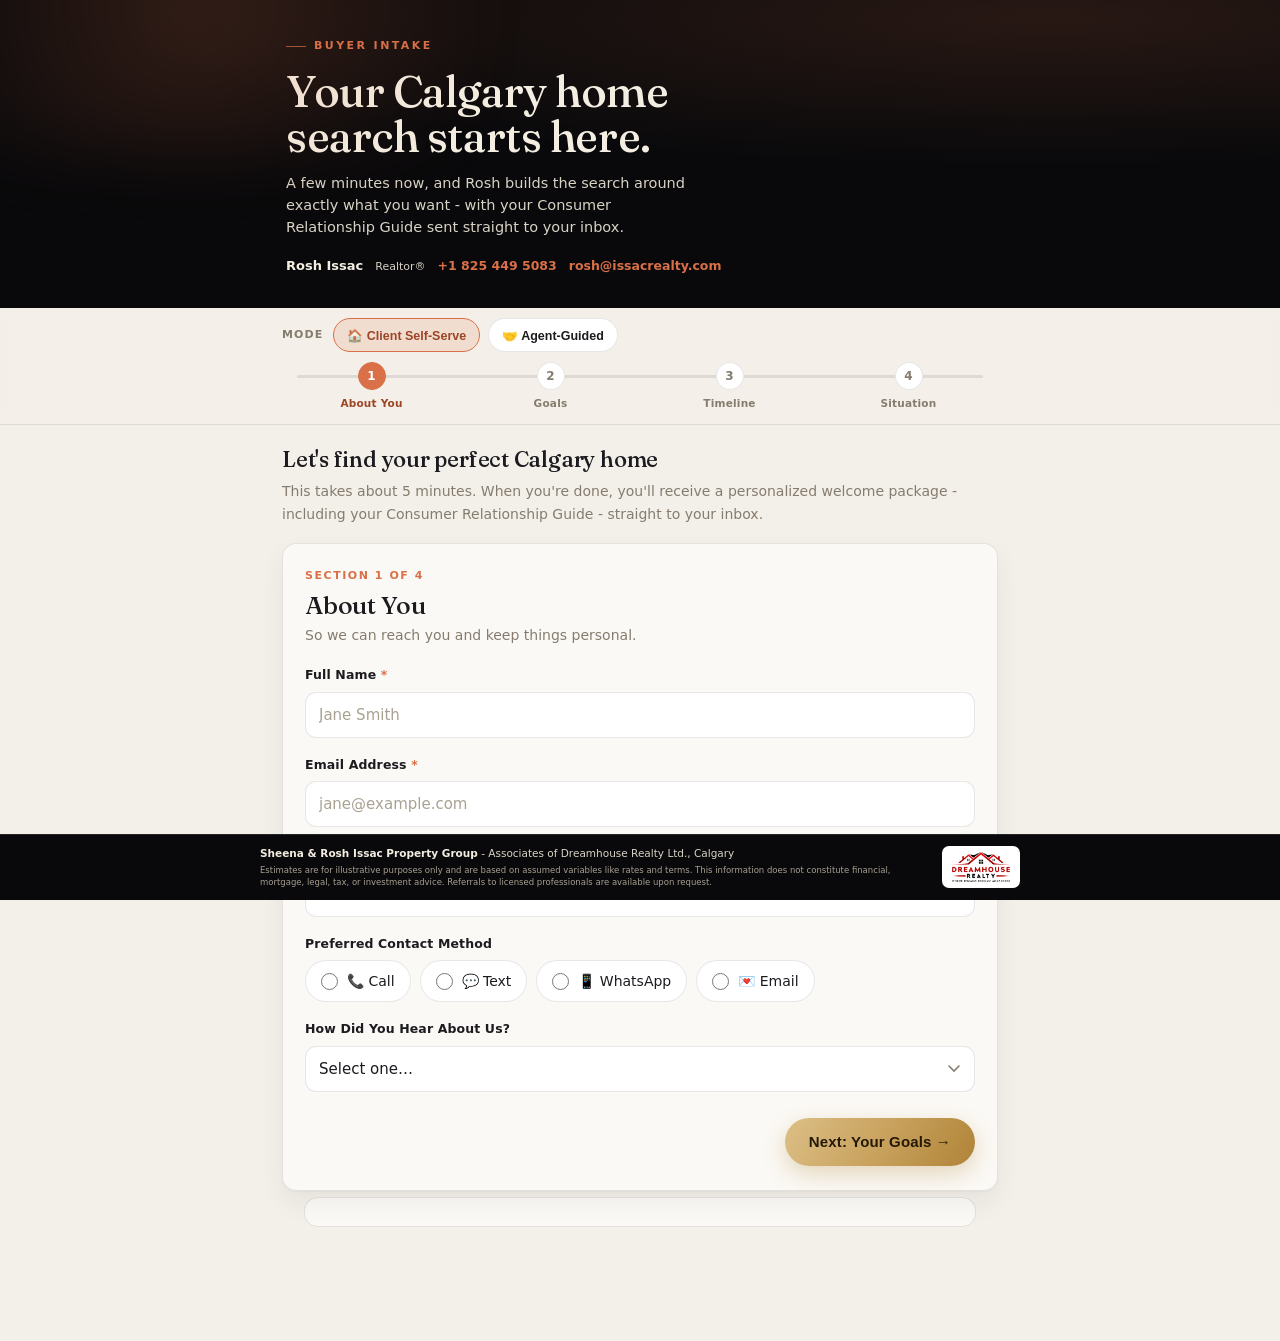
<file: index.html>
<!DOCTYPE html>
<html lang="en">
<head>
  <meta charset="UTF-8">
  <meta name="viewport" content="width=device-width, initial-scale=1.0, viewport-fit=cover">
  <title>Buyer Intake - Sheena &amp; Rosh Issac Property Group, Associates of Dreamhouse Realty Ltd.</title>
  <meta name="description" content="Complete your Buyer Intake in 5 minutes and get your personalized Welcome Package from Rosh Issac, Sheena &amp; Rosh Issac Property Group - Associates of Dreamhouse Realty Ltd.">

  <!-- Open Graph (looks great when shared via WhatsApp / social) -->
  <meta property="og:type"        content="website">
  <meta property="og:title"       content="Start Your Calgary Home Search - Sheena &amp; Rosh Issac Property Group, Associates of Dreamhouse Realty Ltd.">
  <meta property="og:description" content="Complete your Buyer Intake in 5 minutes. Get your personalized Welcome Package plus a plain-English Consumer Relationship Guide from Rosh.">
  <meta property="og:image"        content="https://buyer-intake-form.rosh-4d0.workers.dev/icons/og-image.png?v=2">
  <meta property="og:image:width"  content="1200">
  <meta property="og:image:height" content="630">
  <meta property="og:image:type"   content="image/png">
  <meta property="og:url"          content="https://buyer-intake-form.rosh-4d0.workers.dev">
  <meta property="og:site_name"   content="Sheena &amp; Rosh Issac Property Group, Associates of Dreamhouse Realty Ltd.">

  <!-- PWA -->
  <link rel="manifest" href="manifest.json">
  <meta name="theme-color" content="#09090b">
  <meta name="apple-mobile-web-app-capable" content="yes">
  <meta name="apple-mobile-web-app-status-bar-style" content="black">
  <meta name="apple-mobile-web-app-title" content="Buyer Intake">
  <link rel="apple-touch-icon" href="icons/icon-192.png">

  <style>
  /* ════════════════════════════════════════════════════════════════════
     C-6 · BUYER INTAKE — THE ISSAC HOUSE STYLE
     Shared kit tokens + per-app knob (--app-accent: terracotta #d97047).
     Hero motif: "the threshold". Single self-contained file; engine and
     backends (config + form.js) inlined byte-identical below.
     Zero third-party on first paint — EmailJS + Google Calendar are
     lazy-loaded on demand.
     ════════════════════════════════════════════════════════════════════ */

  /* Self-hosted Fraunces — the one serif moment, zero-CDN on first paint */
  @font-face{
    font-family:"Fraunces";
    src:url("assets/fraunces-latin-var.woff2") format("woff2");
    font-weight:400 600;font-style:normal;font-display:swap;
  }

  :root{
    /* GLOBAL kit tokens (identical in every app) */
    --c-paper:#09090b; --c-card:#16151b; --c-ink:#f4eee2; --c-ink-soft:#d9d3c6;
    --c-ivory:#f3efe9; --c-ivory-card:#fbf9f5; --c-charcoal:#1c1b20;
    --c-muted:#a79f91; --c-muted-l:#857c6f;
    --c-gold:#c9a25e;
    --c-hair-d:rgba(244,238,226,.12); --c-hair-l:rgba(28,27,32,.10);
    --ok:#3f9d6d; --err:#c0492f;
    --grad-gold:linear-gradient(120deg,#dcbf86,#c9a25e 50%,#b08438);

    /* PER-APP knob — C-6 terracotta */
    --app-accent:#d97047;
    --app-accent-soft:rgba(217,112,71,.15);
    --app-accent-ink:#9c4526;        /* accent text on ivory, AA-safe */

    /* legacy aliases kept so preserved inline styles still resolve */
    --mid-grey:var(--c-muted-l);
    --dark-grey:var(--c-charcoal);

    --radius-md:14px; --radius-sm:11px;
    --sans:-apple-system,BlinkMacSystemFont,"Segoe UI",system-ui,Roboto,Helvetica,Arial,sans-serif;
    --serif:"Fraunces",Georgia,"Times New Roman",serif;
    --ease:cubic-bezier(.22,.61,.36,1);
    --max-w:760px;
  }

  *,*::before,*::after{box-sizing:border-box;margin:0;padding:0}
  html{-webkit-text-size-adjust:100%}
  body{font-family:var(--sans);background:var(--c-ivory);color:var(--c-charcoal);
    line-height:1.5;-webkit-font-smoothing:antialiased;text-rendering:optimizeLegibility;
    min-height:100dvh;display:flex;flex-direction:column}
  img{display:block;max-width:100%}
  a{color:inherit;text-decoration:none}
  @media(prefers-reduced-motion:reduce){*{animation:none!important;transition:none!important;scroll-behavior:auto!important}}

  /* ── ZONE 1 · DARK CINEMATIC HERO (compact, "the threshold") ─────────── */
  .hero{position:relative;background:var(--c-paper);color:var(--c-ink);overflow:hidden}
  .hero::before{content:"";position:absolute;inset:0;
    background:radial-gradient(120% 80% at 82% 6%,var(--app-accent-soft),transparent 60%);pointer-events:none}
  .hero::after{content:"";position:absolute;left:-20%;top:-45%;width:70%;height:95%;
    background:radial-gradient(circle,var(--app-accent),transparent 65%);opacity:.20;filter:blur(38px);pointer-events:none}
  .hero-inner{position:relative;max-width:var(--max-w);margin:0 auto;padding:38px 26px 30px;
    animation:rise .6s var(--ease) both}
  .eyebrow{font-size:11px;letter-spacing:.22em;text-transform:uppercase;font-weight:600;
    color:var(--app-accent);display:flex;align-items:center;gap:8px}
  .eyebrow::before{content:"";width:20px;height:1px;background:var(--app-accent);opacity:.7}
  .hero .display{font-family:var(--serif);font-weight:500;line-height:1.04;letter-spacing:-.01em;
    font-size:clamp(30px,7.5vw,44px);margin:14px 0 0}
  .hero-sub{color:var(--c-ink-soft);font-size:14.5px;margin-top:13px;max-width:44ch}
  .hero-id{display:flex;flex-wrap:wrap;align-items:baseline;gap:6px 12px;margin-top:16px;font-size:12.5px}
  .hero-id .nm{font-weight:700;color:var(--c-ink);font-size:13px}
  .hero-id .ro{color:var(--c-ink-soft);font-size:11px}
  .hero-id a{color:var(--app-accent);text-decoration:none;font-weight:600;min-height:24px;display:inline-flex;align-items:center}
  .hero-id a:hover{text-decoration:underline}
  .agent-badge{display:none;align-items:center;gap:6px;margin-top:16px;width:max-content;
    font-size:11px;font-weight:700;letter-spacing:.06em;text-transform:uppercase;
    color:var(--app-accent);background:var(--app-accent-soft);
    border:1px solid var(--app-accent);border-radius:999px;padding:5px 12px}

  /* ── STICKY SUB-BAR · mode toggle + progress ─────────────────────────── */
  .subbar{position:sticky;top:0;z-index:20;background:rgba(243,239,233,.92);
    backdrop-filter:saturate(1.4) blur(10px);border-bottom:1px solid var(--c-hair-l)}
  .subbar-inner{max-width:var(--max-w);margin:0 auto;padding:10px 22px 12px}

  .mode-toggle-bar{margin-bottom:10px}
  .mode-toggle-inner{display:flex;align-items:center;gap:8px;flex-wrap:wrap}
  .mode-toggle-label{font-size:11px;letter-spacing:.1em;text-transform:uppercase;
    color:var(--c-muted-l);font-weight:600;margin-right:2px}
  .mode-btn{font-size:12.5px;font-weight:600;color:var(--c-charcoal);background:#fff;
    border:1px solid var(--c-hair-l);border-radius:999px;padding:7px 13px;cursor:pointer;
    transition:all .15s var(--ease);min-height:34px}
  .mode-btn:hover{border-color:var(--app-accent)}
  .mode-btn.active{background:var(--app-accent-soft);border-color:var(--app-accent);
    color:var(--app-accent-ink);font-weight:700}

  .progress-steps{position:relative;display:flex;justify-content:space-between;align-items:flex-start}
  .progress-track{position:absolute;left:15px;right:15px;top:13px;height:3px;
    background:var(--c-hair-l);border-radius:3px;overflow:hidden}
  .progress-fill{height:100%;width:0;background:var(--app-accent);border-radius:3px;
    transition:width .4s var(--ease)}
  .progress-step{position:relative;display:flex;flex-direction:column;align-items:center;
    gap:6px;flex:1;z-index:1}
  .step-dot{width:28px;height:28px;border-radius:50%;display:flex;align-items:center;
    justify-content:center;font-size:12px;font-weight:700;background:#fff;
    border:1.5px solid var(--c-hair-l);color:var(--c-muted-l);transition:all .2s var(--ease)}
  .progress-step.active .step-dot{background:var(--app-accent);border-color:var(--app-accent);color:#fff}
  .progress-step.done .step-dot{background:var(--c-charcoal);border-color:var(--c-charcoal);color:var(--c-ink)}
  .progress-step.done .step-dot::after{content:"\2713";position:absolute;font-size:13px}
  .progress-step.done .step-dot{font-size:0}
  .step-label{font-size:10.5px;letter-spacing:.02em;color:var(--c-muted-l);font-weight:600;text-align:center}
  .progress-step.active .step-label{color:var(--app-accent-ink)}
  @media(max-width:520px){.step-label{display:none}}

  /* ── ZONE 3 · LIGHT WORKSPACE ────────────────────────────────────────── */
  .form-container{flex:1;width:100%;max-width:var(--max-w);margin:0 auto;
    padding:22px 22px 30px;display:flex;flex-direction:column}
  .form-intro{margin-bottom:18px;animation:rise .6s var(--ease) both;animation-delay:.05s}
  .form-intro h1{font-family:var(--serif);font-weight:500;font-size:22px;line-height:1.15;
    letter-spacing:-.01em;color:var(--c-charcoal)}
  .form-intro p{font-size:14px;color:var(--c-muted-l);margin-top:8px;line-height:1.6}

  .email-warning{display:none;background:#fff6f0;border:1px solid var(--app-accent);
    color:var(--app-accent-ink);border-radius:var(--radius-sm);padding:12px 14px;
    font-size:13.5px;line-height:1.5;margin-bottom:16px}
  .email-warning.visible{display:block}

  /* section wizard — one at a time */
  .form-section{display:none}
  .form-section.active{display:block;animation:rise .45s var(--ease) both}

  .section-card{background:var(--c-ivory-card);border:1px solid var(--c-hair-l);
    border-radius:var(--radius-md);padding:24px 22px;
    box-shadow:0 1px 2px rgba(0,0,0,.04),0 12px 26px rgba(28,27,32,.06)}
  .section-header{margin-bottom:20px}
  .section-number{font-size:11px;letter-spacing:.14em;text-transform:uppercase;
    font-weight:700;color:var(--app-accent)}
  .section-header h2{font-family:var(--serif);font-weight:500;font-size:25px;line-height:1.12;
    letter-spacing:-.01em;color:var(--c-charcoal);margin-top:6px}
  .section-header p{font-size:14px;color:var(--c-muted-l);margin-top:6px;line-height:1.55}

  .field-grid{display:flex;flex-direction:column;gap:18px;margin-top:4px}
  .field-grid.two-col{display:grid;grid-template-columns:1fr 1fr;gap:16px}
  @media(max-width:560px){.field-grid.two-col{grid-template-columns:1fr}}
  .field-grid.two-col .full-width,.field-group.full-width{grid-column:1 / -1}

  .field-group{display:flex;flex-direction:column}
  .field-label{font-size:12.5px;font-weight:700;letter-spacing:.01em;color:var(--c-charcoal);
    margin-bottom:8px;line-height:1.4}
  .required-mark{color:var(--app-accent);font-weight:700}

  .field-input{width:100%;font-family:var(--sans);font-size:15px;color:var(--c-charcoal);
    background:#fff;border:1px solid var(--c-hair-l);border-radius:var(--radius-sm);
    padding:12px 13px;transition:border-color .15s var(--ease),box-shadow .15s var(--ease);
    -webkit-appearance:none;appearance:none;min-height:46px}
  textarea.field-input{min-height:88px;resize:vertical;line-height:1.5}
  select.field-input{background-image:url("data:image/svg+xml;utf8,<svg xmlns='http://www.w3.org/2000/svg' width='12' height='8' viewBox='0 0 12 8'><path d='M1 1l5 5 5-5' fill='none' stroke='%23857c6f' stroke-width='1.6' stroke-linecap='round'/></svg>");
    background-repeat:no-repeat;background-position:right 14px center;padding-right:34px}
  .field-input::placeholder{color:#a9a293}
  .field-input:focus{outline:none;border-color:var(--app-accent);box-shadow:0 0 0 3px var(--app-accent-soft)}
  .field-input.error{border-color:var(--err);box-shadow:0 0 0 3px rgba(192,73,47,.13)}

  .field-error{display:none;font-size:12.5px;color:var(--err);margin-top:6px;font-weight:600}
  .field-error.visible{display:block}

  /* radios & checkboxes — chip style */
  .radio-group,.checkbox-group{display:flex;flex-wrap:wrap;gap:9px}
  .radio-item,.checkbox-item{display:flex;align-items:center;gap:9px;cursor:pointer;
    background:#fff;border:1px solid var(--c-hair-l);border-radius:999px;
    padding:9px 15px;font-size:14px;color:var(--c-charcoal);transition:all .15s var(--ease);
    min-height:42px;user-select:none}
  .checkbox-group{gap:9px}
  .checkbox-item{border-radius:var(--radius-sm)}
  .radio-item:hover,.checkbox-item:hover{border-color:var(--app-accent)}
  .radio-item input,.checkbox-item input{width:17px;height:17px;accent-color:var(--app-accent);
    cursor:pointer;flex-shrink:0}
  .radio-item:has(input:checked),.checkbox-item:has(input:checked){
    background:var(--app-accent-soft);border-color:var(--app-accent)}
  .radio-item:has(input:checked) .radio-label,
  .checkbox-item:has(input:checked) .checkbox-label{color:var(--app-accent-ink);font-weight:600}

  /* investment conditional block */
  .invest-block{background:#fff;border:1px dashed var(--app-accent);
    border-radius:var(--radius-md);padding:18px 16px}
  .invest-banner{font-size:12.5px;font-weight:700;letter-spacing:.02em;color:var(--app-accent-ink);
    margin-bottom:14px}

  /* section nav */
  .section-nav{display:flex;justify-content:flex-end;gap:10px;margin-top:26px}
  .section-nav.has-back{justify-content:space-between}
  .btn-next,.btn-submit{background:var(--grad-gold);color:#241a07;font-weight:700;font-size:15px;
    border:none;border-radius:999px;padding:14px 24px;cursor:pointer;letter-spacing:.01em;
    box-shadow:0 8px 22px rgba(176,132,56,.30);transition:transform .12s var(--ease);
    display:inline-flex;align-items:center;justify-content:center;gap:9px;min-height:48px}
  .btn-next:active,.btn-submit:active{transform:scale(.98)}
  .btn-back{background:#fff;border:1px solid var(--c-hair-l);border-radius:999px;
    padding:13px 20px;cursor:pointer;font-weight:600;font-size:14px;color:var(--c-charcoal);
    transition:border-color .15s var(--ease);min-height:48px}
  .btn-back:hover{border-color:var(--app-accent)}

  .btn-submit .spinner{display:none;width:16px;height:16px;border:2px solid rgba(36,26,7,.35);
    border-top-color:#241a07;border-radius:50%;animation:spin .7s linear infinite}
  .btn-submit.loading .spinner{display:inline-block}
  .btn-submit.loading{opacity:.85;pointer-events:none}
  @keyframes spin{to{transform:rotate(360deg)}}

  /* agent-only section */
  .section-agent .agent-section-banner{background:var(--c-charcoal);color:var(--c-ink);
    font-size:11.5px;font-weight:700;letter-spacing:.08em;text-transform:uppercase;
    padding:8px 16px;border-radius:var(--radius-sm) var(--radius-sm) 0 0;text-align:center}
  .section-agent .section-card{border-top-left-radius:0;border-top-right-radius:0}

  /* review screen */
  .review-intro{margin-bottom:18px}
  .review-intro h2{font-family:var(--serif);font-weight:500;font-size:25px;letter-spacing:-.01em;
    color:var(--c-charcoal)}
  .review-intro p{font-size:14px;color:var(--c-muted-l);margin-top:6px}
  .review-section{background:var(--c-ivory-card);border:1px solid var(--c-hair-l);
    border-radius:var(--radius-md);padding:16px 18px;margin-bottom:12px;
    box-shadow:0 1px 2px rgba(0,0,0,.03)}
  .review-section-header{display:flex;justify-content:space-between;align-items:center;
    border-bottom:1px solid var(--c-hair-l);padding-bottom:10px;margin-bottom:10px}
  .review-section-title{font-size:13px;font-weight:700;letter-spacing:.06em;text-transform:uppercase;
    color:var(--app-accent)}
  .btn-edit{background:none;border:1px solid var(--c-hair-l);border-radius:999px;
    padding:5px 14px;font-size:12.5px;font-weight:600;color:var(--c-charcoal);cursor:pointer;
    transition:border-color .15s var(--ease)}
  .btn-edit:hover{border-color:var(--app-accent);color:var(--app-accent-ink)}
  .review-row{display:flex;justify-content:space-between;gap:16px;padding:6px 0;font-size:14px}
  .review-key{color:var(--c-muted-l);flex-shrink:0}
  .review-val{color:var(--c-charcoal);font-weight:600;text-align:right}
  .review-val.empty{color:var(--c-muted-l);font-weight:400;font-style:italic}

  /* agent contact strip + Book a Call */
  .agent-footer{max-width:var(--max-w);margin:6px auto 0;width:100%;padding:0 22px 18px}
  .agent-footer-inner{display:flex;flex-wrap:wrap;align-items:center;justify-content:space-between;
    gap:12px;background:var(--c-ivory-card);border:1px solid var(--c-hair-l);
    border-radius:var(--radius-md);padding:14px 18px}

  /* ── BAND · brokerage disclosure (sticky, RECA) ──────────────────────── */
  .band{position:sticky;bottom:0;z-index:15;background:var(--c-paper);color:var(--c-ink-soft);
    padding:11px 22px calc(11px + env(safe-area-inset-bottom,0px));
    display:flex;align-items:center;gap:11px;border-top:1px solid var(--c-hair-d);font-size:11px}
  .band-inner{max-width:var(--max-w);margin:0 auto;display:flex;align-items:center;gap:11px;width:100%}
  .band .b-txt{line-height:1.35;flex:1;min-width:0}
  .band .b-team{display:block;font-size:10.5px;line-height:1.45}
  .band .b-fine{display:block;font-size:8.5px;color:var(--c-muted);margin-top:4px;line-height:1.4}
  .band .logo{flex-shrink:0;align-self:center;background:#fff;border-radius:7px;padding:4px 7px;
    display:flex;align-items:center;justify-content:center}
  .band .logo img{height:auto;width:auto;max-height:34px;max-width:96px}
  .band b{color:var(--c-ink);font-weight:600}

  /* agent mode: progress dots become tappable jumps */
  body.agent-mode .progress-step{cursor:pointer}
  body.agent-mode .progress-step:hover .step-dot{border-color:var(--app-accent)}

  /* ── Agent PIN modal ─────────────────────────────────────────────────── */
  .pin-overlay{position:fixed;inset:0;z-index:100;display:none;align-items:center;justify-content:center;
    background:rgba(9,9,11,.62);backdrop-filter:blur(4px);padding:22px}
  .pin-overlay.open{display:flex;animation:rise .25s var(--ease) both}
  .pin-card{background:var(--c-ivory-card);border:1px solid var(--c-hair-l);border-radius:var(--radius-md);
    padding:26px 24px;width:100%;max-width:360px;box-shadow:0 20px 50px rgba(0,0,0,.35)}
  .pin-card h3{font-family:var(--serif);font-weight:500;font-size:22px;letter-spacing:-.01em;
    color:var(--c-charcoal);margin:12px 0 6px}
  .pin-card p{font-size:13.5px;color:var(--c-muted-l);line-height:1.5;margin-bottom:16px}
  .pin-input{width:100%;font-size:22px;letter-spacing:.4em;text-align:center;font-family:var(--sans);
    color:var(--c-charcoal);background:#fff;border:1px solid var(--c-hair-l);border-radius:var(--radius-sm);
    padding:14px;min-height:52px}
  .pin-input:focus{outline:none;border-color:var(--app-accent);box-shadow:0 0 0 3px var(--app-accent-soft)}
  .pin-error{display:none;font-size:12.5px;color:var(--err);font-weight:600;margin-top:8px}
  .pin-error.visible{display:block}
  .pin-remember-row{display:flex;align-items:center;gap:9px;margin-top:14px;font-size:13px;
    color:var(--c-charcoal);cursor:pointer;user-select:none}
  .pin-remember-row input{width:16px;height:16px;accent-color:var(--app-accent);flex-shrink:0}
  .pin-actions{display:flex;gap:10px;margin-top:20px}
  .pin-actions button{flex:1;border-radius:999px;padding:13px;font-weight:700;font-size:14px;
    cursor:pointer;min-height:48px}
  .pin-unlock{background:var(--grad-gold);color:#241a07;border:none;box-shadow:0 8px 22px rgba(176,132,56,.30)}
  .pin-cancel{background:#fff;border:1px solid var(--c-hair-l);color:var(--c-charcoal);font-weight:600}

  @keyframes rise{from{opacity:0;transform:translateY(9px)}to{opacity:1;transform:none}}
  </style>
</head>
<body>

  <!-- ===== ZONE 1 · Dark hero — "the threshold" ===== -->
  <header class="hero">
    <div class="hero-inner">
      <div class="eyebrow">Buyer Intake</div>
      <h1 class="display">Your Calgary home<br>search starts here.</h1>
      <p class="hero-sub">A few minutes now, and Rosh builds the search around exactly what you
        want - with your Consumer Relationship Guide sent straight to your inbox.</p>
      <span id="agent-badge" class="agent-badge">&#128274; Agent Mode</span>
      <div class="hero-id">
        <span class="nm">Rosh Issac</span><span class="ro">Realtor&reg;</span>
        <a href="tel:+18254495083">+1 825 449 5083</a>
        <a href="mailto:rosh@issacrealty.com">rosh@issacrealty.com</a>
      </div>
    </div>
  </header>

  <!-- ===== Sticky sub-bar · Mode toggle + Progress ===== -->
  <div class="subbar">
    <div class="subbar-inner">
      <div class="mode-toggle-bar">
        <div class="mode-toggle-inner">
          <span class="mode-toggle-label">Mode</span>
          <button class="mode-btn active" data-mode="client">&#127968; Client Self-Serve</button>
          <button class="mode-btn"        data-mode="agent">&#129309; Agent-Guided</button>
        </div>
      </div>
      <div class="progress-steps">
        <div class="progress-track"><div class="progress-fill" id="progress-fill"></div></div>
        <div class="progress-step active" data-step="1">
          <div class="step-dot">1</div>
          <span class="step-label">About You</span>
        </div>
        <div class="progress-step" data-step="2">
          <div class="step-dot">2</div>
          <span class="step-label">Goals</span>
        </div>
        <div class="progress-step" data-step="3">
          <div class="step-dot">3</div>
          <span class="step-label">Timeline</span>
        </div>
        <div class="progress-step" data-step="4">
          <div class="step-dot">4</div>
          <span class="step-label">Situation</span>
        </div>
        <div class="progress-step" data-step="5" style="display:none;">
          <div class="step-dot">5</div>
          <span class="step-label">Notes</span>
        </div>
      </div>
    </div>
  </div>

  <!-- ===== ZONE 3 · Main Form ===== -->
  <main class="form-container">

    <!-- Intro copy (switches with mode) -->
    <div class="form-intro">
      <div id="intro-client">
        <h1>Let's find your perfect Calgary home</h1>
        <p>This takes about 5 minutes. When you're done, you'll receive a personalized welcome
           package - including your Consumer Relationship Guide - straight to your inbox.</p>
      </div>
      <div id="intro-agent" style="display:none;">
        <h1>Buyer Intake - Agent Session</h1>
        <p>Complete this form alongside your client. Agent Notes (Section 5) are internal only and will not appear in the client's welcome email.</p>
      </div>
    </div>

    <div id="email-warning" class="email-warning">
      &#9888; We couldn't send your welcome email automatically - Rosh will follow up with your package manually within a few hours.
    </div>

    <form id="intake-form" novalidate>

      <!-- ================================================
           SECTION 1 — About You
           ================================================ -->
      <section class="form-section active" id="section-1" data-section="1">
        <div class="section-card">
          <div class="section-header">
            <div class="section-number">Section 1 of 4</div>
            <h2>About You</h2>
            <p>So we can reach you and keep things personal.</p>
          </div>

          <div class="field-grid">

            <div class="field-group">
              <label class="field-label" for="full-name">
                Full Name <span class="required-mark">*</span>
              </label>
              <input class="field-input" type="text" id="full-name" name="full_name"
                     placeholder="Jane Smith" autocomplete="name">
              <span class="field-error" id="err-full-name"></span>
            </div>

            <div class="field-group">
              <label class="field-label" for="email">
                Email Address <span class="required-mark">*</span>
              </label>
              <input class="field-input" type="email" id="email" name="email"
                     placeholder="jane@example.com" autocomplete="email">
              <span class="field-error" id="err-email"></span>
            </div>

            <div class="field-group">
              <label class="field-label" for="phone">
                Mobile / WhatsApp Number <span class="required-mark">*</span>
              </label>
              <input class="field-input" type="tel" id="phone" name="phone"
                     placeholder="403-555-0123" autocomplete="tel">
              <span class="field-error" id="err-phone"></span>
            </div>

            <div class="field-group">
              <label class="field-label">Preferred Contact Method</label>
              <div class="radio-group">
                <label class="radio-item">
                  <input type="radio" name="contact-method" value="Call">
                  <span class="radio-label">&#128222; Call</span>
                </label>
                <label class="radio-item">
                  <input type="radio" name="contact-method" value="Text">
                  <span class="radio-label">&#128172; Text</span>
                </label>
                <label class="radio-item">
                  <input type="radio" name="contact-method" value="WhatsApp">
                  <span class="radio-label">&#128241; WhatsApp</span>
                </label>
                <label class="radio-item">
                  <input type="radio" name="contact-method" value="Email">
                  <span class="radio-label">&#128140; Email</span>
                </label>
              </div>
            </div>

            <div class="field-group">
              <label class="field-label" for="referral-source">How Did You Hear About Us?</label>
              <select class="field-input" id="referral-source" name="referral_source">
                <option value="">Select one…</option>
                <option>Referral</option>
                <option>Social Media</option>
                <option>Google</option>
                <option>Roomvu</option>
                <option>Open House</option>
                <option>Other</option>
              </select>
            </div>

          </div><!-- /field-grid -->

          <div class="section-nav">
            <button type="button" class="btn-next">Next: Your Goals &rarr;</button>
          </div>
        </div><!-- /section-card -->
      </section>


      <!-- ================================================
           SECTION 2 — Buying Goals
           ================================================ -->
      <section class="form-section" id="section-2" data-section="2">
        <div class="section-card">
          <div class="section-header">
            <div class="section-number">Section 2 of 4</div>
            <h2>Your Buying Goals</h2>
            <p>Help us narrow down what you're looking for.</p>
          </div>

          <div class="field-grid">

            <div class="field-group full-width">
              <label class="field-label">
                Property Type <span class="required-mark">*</span>
                <span style="font-weight:400;color:var(--mid-grey);"> (select all that apply)</span>
              </label>
              <div class="checkbox-group" id="property-type-group">
                <label class="checkbox-item">
                  <input type="checkbox" name="property-type" value="Detached">
                  <span class="checkbox-label">Detached</span>
                </label>
                <label class="checkbox-item">
                  <input type="checkbox" name="property-type" value="Semi-Detached">
                  <span class="checkbox-label">Semi-Detached</span>
                </label>
                <label class="checkbox-item">
                  <input type="checkbox" name="property-type" value="Townhouse">
                  <span class="checkbox-label">Townhouse</span>
                </label>
                <label class="checkbox-item">
                  <input type="checkbox" name="property-type" value="Condo">
                  <span class="checkbox-label">Condo</span>
                </label>
                <label class="checkbox-item">
                  <input type="checkbox" name="property-type" value="Duplex">
                  <span class="checkbox-label">Duplex</span>
                </label>
                <label class="checkbox-item">
                  <input type="checkbox" name="property-type" value="Multi-Family / Investment">
                  <span class="checkbox-label">Multi-Family / Investment</span>
                </label>
              </div>
              <span class="field-error" id="err-property-type-group"></span>
            </div>

            <!-- ============================================
                 CONDITIONAL — Multi-Family / Investment
                 Shows only when the option above is checked.
                 ============================================ -->
            <div class="field-group full-width invest-block" id="investment-block" style="display:none;">
              <div class="invest-banner">&#128200; Investment / Multi-Family Details</div>

              <div class="field-grid two-col" style="margin-top:0;">
                <div class="field-group">
                  <label class="field-label" for="inv-units">Number of Units</label>
                  <select class="field-input" id="inv-units" name="inv_units">
                    <option value="">Select one&hellip;</option>
                    <option>Duplex (2 units)</option>
                    <option>Triplex (3 units)</option>
                    <option>Fourplex (4 units)</option>
                    <option>5+ units</option>
                  </select>
                </div>
                <div class="field-group">
                  <label class="field-label" for="inv-financing">Financing Type</label>
                  <select class="field-input" id="inv-financing" name="inv_financing">
                    <option value="">Select one&hellip;</option>
                    <option>Conventional</option>
                    <option>CMHC insured</option>
                    <option>Private</option>
                    <option>Unsure</option>
                  </select>
                </div>
                <div class="field-group">
                  <label class="field-label" for="inv-cashflow">Target Monthly Cash Flow</label>
                  <input class="field-input" type="text" id="inv-cashflow" name="inv_cashflow"
                         placeholder="e.g. $500 / unit, or $1,500 total">
                </div>
                <div class="field-group">
                  <label class="field-label" for="inv-portfolio">Current Portfolio</label>
                  <select class="field-input" id="inv-portfolio" name="inv_portfolio">
                    <option value="">Select one&hellip;</option>
                    <option>This is my first investment</option>
                    <option>I already own rental(s)</option>
                  </select>
                </div>
              </div>

              <div class="field-group" style="margin-top:18px;">
                <label class="field-label">Primary Investment Goal</label>
                <div class="radio-group">
                  <label class="radio-item"><input type="radio" name="inv-goal" value="Cash flow"><span class="radio-label">Cash flow</span></label>
                  <label class="radio-item"><input type="radio" name="inv-goal" value="Appreciation"><span class="radio-label">Appreciation</span></label>
                  <label class="radio-item"><input type="radio" name="inv-goal" value="Both"><span class="radio-label">Both</span></label>
                </div>
              </div>

              <div class="field-group" style="margin-top:18px;">
                <label class="field-label">Comfortable calculating cap rate?</label>
                <div class="radio-group">
                  <label class="radio-item"><input type="radio" name="inv-cap-rate" value="Yes"><span class="radio-label">Yes</span></label>
                  <label class="radio-item"><input type="radio" name="inv-cap-rate" value="No — show me how"><span class="radio-label">No - show me how</span></label>
                </div>
              </div>

              <div class="field-group" style="margin-top:18px;">
                <label class="field-label">Property Management</label>
                <div class="radio-group">
                  <label class="radio-item"><input type="radio" name="inv-management" value="Self-manage"><span class="radio-label">Self-manage</span></label>
                  <label class="radio-item"><input type="radio" name="inv-management" value="Hire a property manager"><span class="radio-label">Hire a property manager</span></label>
                  <label class="radio-item"><input type="radio" name="inv-management" value="Undecided"><span class="radio-label">Undecided</span></label>
                </div>
              </div>
            </div>

            <div class="field-group full-width">
              <label class="field-label" for="neighbourhoods">
                Preferred Neighbourhoods <span style="font-weight:400;color:var(--mid-grey);">(top 3, comma-separated)</span>
              </label>
              <input class="field-input" type="text" id="neighbourhoods" name="neighbourhoods"
                     placeholder="e.g. Mahogany, Auburn Bay, Legacy">
            </div>

            <div class="field-grid two-col full-width" style="margin-top:0;">
              <div class="field-group">
                <label class="field-label" for="must-have">Must-Have Features</label>
                <textarea class="field-input" id="must-have" name="must_have"
                          placeholder="e.g. Main-floor laundry, south-facing yard, open concept…"></textarea>
              </div>
              <div class="field-group">
                <label class="field-label" for="deal-breakers">Deal-Breakers</label>
                <textarea class="field-input" id="deal-breakers" name="deal_breakers"
                          placeholder="e.g. No condos above 4th floor, must have parking…"></textarea>
              </div>
            </div>

            <div class="field-grid two-col full-width" style="margin-top:0;">
              <div class="field-group">
                <label class="field-label" for="min-bedrooms">Minimum Bedrooms</label>
                <select class="field-input" id="min-bedrooms" name="min_bedrooms">
                  <option value="">Any</option>
                  <option>1</option><option>2</option><option>3</option>
                  <option>4</option><option>5+</option>
                </select>
              </div>
              <div class="field-group">
                <label class="field-label" for="min-bathrooms">Minimum Bathrooms</label>
                <select class="field-input" id="min-bathrooms" name="min_bathrooms">
                  <option value="">Any</option>
                  <option>1</option><option>1.5</option><option>2</option>
                  <option>2.5</option><option>3+</option>
                </select>
              </div>
            </div>

            <div class="field-group">
              <label class="field-label">Basement Suite Needed?</label>
              <div class="radio-group">
                <label class="radio-item">
                  <input type="radio" name="basement-suite" value="Yes">
                  <span class="radio-label">Yes</span>
                </label>
                <label class="radio-item">
                  <input type="radio" name="basement-suite" value="No">
                  <span class="radio-label">No</span>
                </label>
                <label class="radio-item">
                  <input type="radio" name="basement-suite" value="Nice to have">
                  <span class="radio-label">Nice to have</span>
                </label>
              </div>
            </div>

            <div class="field-group">
              <label class="field-label">Garage Required?</label>
              <div class="radio-group">
                <label class="radio-item">
                  <input type="radio" name="garage" value="Yes">
                  <span class="radio-label">Yes</span>
                </label>
                <label class="radio-item">
                  <input type="radio" name="garage" value="No">
                  <span class="radio-label">No</span>
                </label>
                <label class="radio-item">
                  <input type="radio" name="garage" value="Nice to have">
                  <span class="radio-label">Nice to have</span>
                </label>
              </div>
            </div>

          </div><!-- /field-grid -->

          <div class="section-nav has-back">
            <button type="button" class="btn-back">&larr; Back</button>
            <button type="button" class="btn-next">Next: Timeline &amp; Budget &rarr;</button>
          </div>
        </div>
      </section>


      <!-- ================================================
           SECTION 3 — Timeline & Budget
           ================================================ -->
      <section class="form-section" id="section-3" data-section="3">
        <div class="section-card">
          <div class="section-header">
            <div class="section-number">Section 3 of 4</div>
            <h2>Your Timeline &amp; Budget</h2>
            <p>These numbers help me find homes that actually work for you.</p>
          </div>

          <div class="field-grid two-col">

            <div class="field-group">
              <label class="field-label" for="timeline">
                Target Move-In Timeframe <span class="required-mark">*</span>
              </label>
              <select class="field-input" id="timeline" name="timeline">
                <option value="">Select one…</option>
                <option>ASAP</option>
                <option>1–3 months</option>
                <option>3–6 months</option>
                <option>6–12 months</option>
                <option>Just exploring</option>
              </select>
              <span class="field-error" id="err-timeline"></span>
            </div>

            <div class="field-group">
              <label class="field-label" for="budget">
                Maximum Purchase Budget <span class="required-mark">*</span>
              </label>
              <select class="field-input" id="budget" name="budget">
                <option value="">Select range…</option>
                <option>Under $400K</option>
                <option>$400K – $500K</option>
                <option>$500K – $650K</option>
                <option>$650K – $800K</option>
                <option>$800K – $1M</option>
                <option>$1M+</option>
              </select>
              <span class="field-error" id="err-budget"></span>
            </div>

            <div class="field-group">
              <label class="field-label" for="down-payment">Down Payment Range</label>
              <select class="field-input" id="down-payment" name="down_payment">
                <option value="">Select one…</option>
                <option>5%</option>
                <option>10%</option>
                <option>20%</option>
                <option>20%+</option>
                <option>Not sure yet</option>
              </select>
            </div>

            <div class="field-group">
              <label class="field-label" for="lender">Lender / Mortgage Broker</label>
              <input class="field-input" type="text" id="lender" name="lender"
                     placeholder="Name or institution (optional)">
            </div>

            <div class="field-group full-width">
              <label class="field-label">
                Pre-Approval Status <span class="required-mark">*</span>
              </label>
              <div class="radio-group">
                <label class="radio-item">
                  <input type="radio" name="preapproval" value="Yes, I have a pre-approval letter">
                  <span class="radio-label">&#9989; Yes, I have a pre-approval letter</span>
                </label>
                <label class="radio-item">
                  <input type="radio" name="preapproval" value="In progress">
                  <span class="radio-label">&#128336; In progress</span>
                </label>
                <label class="radio-item">
                  <input type="radio" name="preapproval" value="Not started yet">
                  <span class="radio-label">&#10060; Not started yet</span>
                </label>
              </div>
              <span class="field-error" id="err-preapproval-group"></span>
            </div>

          </div><!-- /field-grid -->

          <div class="section-nav has-back">
            <button type="button" class="btn-back">&larr; Back</button>
            <button type="button" class="btn-next">Next: Your Situation &rarr;</button>
          </div>
        </div>
      </section>


      <!-- ================================================
           SECTION 4 — Your Situation
           ================================================ -->
      <section class="form-section" id="section-4" data-section="4">
        <div class="section-card">
          <div class="section-header">
            <div class="section-number">Section 4 of 4</div>
            <h2>Your Situation</h2>
            <p>A little context helps me give you the right advice at every step.</p>
          </div>

          <div class="field-grid">

            <div class="field-group">
              <label class="field-label" for="housing-situation">Current Housing Situation</label>
              <select class="field-input" id="housing-situation" name="housing_situation">
                <option value="">Select one…</option>
                <option>Renting</option>
                <option>Own a home to sell</option>
                <option>Living with family</option>
                <option>Other</option>
              </select>
            </div>

            <div class="field-group">
              <label class="field-label">First-Time Buyer?</label>
              <div class="radio-group">
                <label class="radio-item">
                  <input type="radio" name="first-time-buyer" value="Yes">
                  <span class="radio-label">Yes</span>
                </label>
                <label class="radio-item">
                  <input type="radio" name="first-time-buyer" value="No">
                  <span class="radio-label">No</span>
                </label>
              </div>
            </div>

            <div class="field-group">
              <label class="field-label">Currently Working With Another Agent?</label>
              <div class="radio-group">
                <label class="radio-item">
                  <input type="radio" name="other-agent" value="Yes">
                  <span class="radio-label">Yes</span>
                </label>
                <label class="radio-item">
                  <input type="radio" name="other-agent" value="No">
                  <span class="radio-label">No</span>
                </label>
              </div>
            </div>

            <div class="field-group full-width">
              <label class="field-label" for="questions">Any Questions or Concerns?</label>
              <textarea class="field-input" id="questions" name="questions"
                        placeholder="Anything you'd like me to know or any questions you have so far…" style="min-height:110px;"></textarea>
            </div>

          </div><!-- /field-grid -->

          <div class="section-nav has-back">
            <button type="button" class="btn-back">&larr; Back</button>
            <button type="button" class="btn-next">Review My Answers &rarr;</button>
          </div>
        </div>
      </section>


      <!-- ================================================
           SECTION 5 — Agent Notes (hidden in client mode)
           ================================================ -->
      <section class="form-section section-agent" id="section-5" data-section="5" style="display:none;">
        <div class="agent-section-banner">&#128274; Internal - Agent Eyes Only</div>
        <div class="section-card">
          <div class="section-header">
            <div class="section-number">Section 5 of 5 — Agent Notes</div>
            <h2>Session Notes</h2>
            <p>These notes are not sent to the client. They appear in the CRM entry only.</p>
          </div>

          <div class="field-grid">

            <div class="field-group full-width">
              <label class="field-label" for="agent-notes">Intake Notes</label>
              <textarea class="field-input" id="agent-notes" name="agent_notes"
                        placeholder="Observations, client personality, priorities not captured in form fields…"
                        style="min-height:120px;"></textarea>
            </div>

            <div class="field-group full-width">
              <label class="field-label" for="next-steps">Next Steps Agreed</label>
              <textarea class="field-input" id="next-steps" name="next_steps"
                        placeholder="e.g. Schedule MLS tour for Sat, send pre-approval checklist, follow up Mon…"
                        style="min-height:90px;"></textarea>
            </div>

            <div class="field-group">
              <label class="field-label" for="session-date">Session Date</label>
              <input class="field-input" type="date" id="session-date" name="session_date">
            </div>

            <div class="field-group" style="justify-content:flex-end; padding-top:8px;">
              <label class="checkbox-item" style="align-items:flex-start; gap:12px;">
                <input type="checkbox" id="crg-signed" name="crg_signed" style="margin-top:3px;">
                <span style="font-size:14px; color:var(--dark-grey); line-height:1.5;">
                  <strong>CRG explained &amp; acknowledged</strong><br>
                  <span style="color:var(--mid-grey); font-size:13px;">Check this to trigger the CRG email to the client</span>
                </span>
              </label>
            </div>

          </div><!-- /field-grid -->

          <div class="section-nav has-back">
            <button type="button" class="btn-back">&larr; Back</button>
            <button type="button" class="btn-next">Review &rarr;</button>
          </div>
        </div>
      </section>


      <!-- ================================================
           REVIEW SCREEN
           ================================================ -->
      <section class="form-section" id="review-screen" data-section="review">
        <div class="review-intro">
          <h2>Review Your Information</h2>
          <p>Everything look right? Click any section to edit, then submit when you're ready.</p>
        </div>

        <div id="review-content">
          <!-- Dynamically rendered by form.js renderReview() -->
        </div>

        <div class="section-nav has-back" style="margin-top:28px;">
          <button type="button" class="btn-back">&larr; Back</button>
          <button type="submit" class="btn-submit">
            <span class="spinner"></span>
            <span class="btn-label">Submit &amp; Get My Welcome Package</span>
          </button>
        </div>
      </section>

    </form><!-- /intake-form -->

    <!-- ===== Agent contact + Book a Call ===== -->
    <div class="agent-footer">
      <div class="agent-footer-inner">
        <div id="cal-target" class="agent-cal-wrap"></div>
      </div>
    </div>

  </main>

  <!-- ===== BAND · brokerage disclosure (RECA) ===== -->
  <footer class="band">
    <div class="band-inner">
      <div class="b-txt">
        <span class="b-team"><b>Sheena &amp; Rosh Issac Property Group</b> - Associates of Dreamhouse Realty Ltd., Calgary</span>
        <span class="b-fine">Estimates are for illustrative purposes only and are based on assumed variables like rates and terms. This information does not constitute financial, mortgage, legal, tax, or investment advice. Referrals to licensed professionals are available upon request.</span>
      </div>
      <span class="logo"><img src="icons/dreamhouse-logo.png" alt="Dreamhouse Realty Ltd."></span>
    </div>
  </footer>

  <!-- ===== Agent PIN modal (gates agent mode + internal notes) ===== -->
  <div class="pin-overlay" id="pin-modal" role="dialog" aria-modal="true" aria-labelledby="pin-title">
    <div class="pin-card">
      <div class="eyebrow">Agent Access</div>
      <h3 id="pin-title">Enter your PIN</h3>
      <p>Agent-guided mode and the internal session notes are for the team only. Enter your PIN to continue.</p>
      <input class="pin-input" id="pin-input" type="password" inputmode="numeric" pattern="[0-9]*"
             autocomplete="off" maxlength="8" placeholder="••••" aria-label="Agent PIN">
      <span class="pin-error" id="pin-error">Incorrect PIN - please try again.</span>
      <label class="pin-remember-row">
        <input type="checkbox" id="pin-remember" checked>
        Remember on this device
      </label>
      <div class="pin-actions">
        <button type="button" class="pin-cancel" id="pin-cancel">Cancel</button>
        <button type="button" class="pin-unlock" id="pin-unlock">Unlock</button>
      </div>
    </div>
  </div>

  <!-- ════════════════════════════════════════════════════════════════════
       ENGINE + BACKENDS (inlined; form.js engine byte-identical to shipped)
       ════════════════════════════════════════════════════════════════════ -->

  <!-- config.js -->
  <script>
  /* ============================================================
     BUYER INTAKE FORM — SHEENA & ROSH ISSAC PROPERTY GROUP
     Public config. EmailJS values + Formspree form ID.
     ============================================================ */
  const CONFIG = {
    FORMSPREE_FORM_ID:    'xjgzajzl',
    EMAILJS_PUBLIC_KEY:   'zN0MMe3GBsCE-2QS8',
    EMAILJS_SERVICE_ID:   'service_xezlcfm',
    EMAILJS_TEMPLATE_ID:  'template_mdxvfte',

    GAS_CRM_URL:    'https://script.google.com/macros/s/AKfycbw80iluFmA_xq-hCKU724iq-CMtOBUikXvd7nsa8-AYCD6pYJO3rW5QVm4wQ7FaklHPzA/exec',

    AGENT_NAME:   'Rosh',
    AGENT_EMAIL:  'rosh@issacrealty.com',
    AGENT_PHONE:  '+1 825 449 5083',

    LEAD_ALERT_EMAIL: 'info@issacrealty.com',
  };
  </script>

  <!-- EmailJS layer — lazy-loaded (keeps the zero-third-party-first-paint rule).
       buildEmailParams is byte-identical; the send helpers await the loader. -->
  <script>
  let _emailjsReady = null;
  function ensureEmailJS() {
    if (_emailjsReady) return _emailjsReady;
    _emailjsReady = new Promise((resolve, reject) => {
      const s = document.createElement('script');
      s.src = 'https://cdn.jsdelivr.net/npm/@emailjs/browser@3/dist/email.min.js';
      s.onload = () => { try { emailjs.init(CONFIG.EMAILJS_PUBLIC_KEY); } catch (e) {} resolve(); };
      s.onerror = () => reject(new Error('EmailJS failed to load'));
      document.head.appendChild(s);
    });
    return _emailjsReady;
  }

  function buildEmailParams(params, overrides) {
    const base = {
      to_name:        params.fullName,
      to_email:       params.email,
      phone:          params.phone,
      property_type:  Array.isArray(params.propertyType)
                        ? params.propertyType.join(', ')
                        : params.propertyType,
      neighbourhoods: params.neighbourhoods || 'Not specified',
      budget:         params.budget,
      timeline:       params.timeline,
      preapproval:    params.preapproval,
      next_steps:     params.nextSteps || 'I will be in touch within 24 hours.',
      investment_summary: params.isInvestment
        ? [
            params.investUnits     && `Units: ${params.investUnits}`,
            params.investGoal      && `Goal: ${params.investGoal}`,
            params.investCashflow  && `Target cash flow: ${params.investCashflow}`,
            params.investFinancing && `Financing: ${params.investFinancing}`,
          ].filter(Boolean).join('  •  ')
        : '',
      agent_name:     CONFIG.AGENT_NAME,
      agent_email:    CONFIG.AGENT_EMAIL,
      agent_phone:    CONFIG.AGENT_PHONE,
      pdf_url:        'https://buyer-intake-form.rosh-4d0.workers.dev/assets/consumer-relationships-guide-brochure.pdf',
    };
    return Object.assign(base, overrides || {});
  }

  async function sendThankYouEmail(params) {
    await ensureEmailJS();
    return emailjs.send(
      CONFIG.EMAILJS_SERVICE_ID,
      CONFIG.EMAILJS_TEMPLATE_ID,
      buildEmailParams(params)
    );
  }

  async function sendLeadAlert(params) {
    await ensureEmailJS();
    return emailjs.send(
      CONFIG.EMAILJS_SERVICE_ID,
      CONFIG.EMAILJS_TEMPLATE_ID,
      buildEmailParams(params, { to_email: CONFIG.LEAD_ALERT_EMAIL })
    );
  }

  // Warm the EmailJS SDK on first form interaction so it's ready by submit.
  document.addEventListener('DOMContentLoaded', () => {
    const form = document.getElementById('intake-form');
    if (form) form.addEventListener('focusin', () => { ensureEmailJS().catch(() => {}); }, { once: true });
  });
  </script>

  <!-- form.js — byte-identical engine -->
  <script>
  /* ============================================================
     BUYER INTAKE FORM — SHEENA & ROSH ISSAC PROPERTY GROUP
     Core form logic: mode switching, multi-step nav, validation,
     EmailJS + Formspree submission, review screen
     Depends on: config.js, emailjs-init.js
     ============================================================ */

  'use strict';

  // --- State ---------------------------------------------------

  const state = {
    mode: 'client',        // 'client' | 'agent'
    currentSection: 1,
  };

  function totalSections() {
    return state.mode === 'agent' ? 5 : 4;
  }

  // --- Init ----------------------------------------------------

  document.addEventListener('DOMContentLoaded', () => {
    bindModeButtons();
    bindNavButtons();
    bindSubmit();
    bindInvestmentToggle();
    bindPinModal();
    bindProgressJump();
    autoFillSessionDate();
    restoreMode();
    showSection(1);
    updateProgress();
  });

  function restoreMode() {
    const params = new URLSearchParams(window.location.search);
    const wantsAgent = params.get('agent') === 'true'
      || sessionStorage.getItem('intakeMode') === 'agent';
    if (wantsAgent) requestAgentMode();
  }

  // --- Mode toggle -------------------------------------------

  function bindModeButtons() {
    document.querySelectorAll('.mode-btn').forEach(btn => {
      btn.addEventListener('click', () => {
        if (btn.dataset.mode === 'agent') { requestAgentMode(); }
        else { setMode('client'); }
      });
    });
  }

  // --- Agent PIN gate (agent mode + internal notes are team-only) ----
  const AGENT_PIN = '2583';

  function agentUnlocked() {
    return sessionStorage.getItem('bi_agent_ok') === '1'
        || localStorage.getItem('bi_agent_ok') === '1';
  }

  // Enter agent mode only after the PIN gate (unless already unlocked).
  function requestAgentMode() {
    if (agentUnlocked()) { setMode('agent'); return; }
    openPinModal();
  }

  function openPinModal() {
    const m = document.getElementById('pin-modal');
    if (!m) { setMode('agent'); return; }   // fail-open only if markup is missing
    m.classList.add('open');
    const input = document.getElementById('pin-input');
    const err   = document.getElementById('pin-error');
    if (err) err.classList.remove('visible');
    if (input) { input.value = ''; setTimeout(() => input.focus(), 50); }
  }

  function closePinModal() {
    const m = document.getElementById('pin-modal');
    if (m) m.classList.remove('open');
  }

  function tryPin() {
    const input    = document.getElementById('pin-input');
    const err      = document.getElementById('pin-error');
    const remember = document.getElementById('pin-remember');
    if (input && input.value === AGENT_PIN) {
      sessionStorage.setItem('bi_agent_ok', '1');
      if (remember && remember.checked) localStorage.setItem('bi_agent_ok', '1');
      closePinModal();
      setMode('agent');
    } else {
      if (err) err.classList.add('visible');
      if (input) { input.value = ''; input.focus(); }
    }
  }

  function cancelPin() {
    closePinModal();
    setMode('client');   // revert the toggle to client
  }

  function bindPinModal() {
    const unlock  = document.getElementById('pin-unlock');
    const cancel  = document.getElementById('pin-cancel');
    const input   = document.getElementById('pin-input');
    const overlay = document.getElementById('pin-modal');
    if (unlock) unlock.addEventListener('click', tryPin);
    if (cancel) cancel.addEventListener('click', cancelPin);
    if (input)  input.addEventListener('keydown', e => { if (e.key === 'Enter') { e.preventDefault(); tryPin(); } });
    if (overlay) overlay.addEventListener('click', e => { if (e.target === overlay) cancelPin(); });
  }

  // Agent mode: let the agent jump between steps freely by tapping the progress dots.
  function bindProgressJump() {
    document.querySelectorAll('.progress-step').forEach(step => {
      step.addEventListener('click', () => {
        if (state.mode !== 'agent') return;         // free jump = agent only
        const n = parseInt(step.dataset.step);
        if (!isNaN(n) && document.getElementById(`section-${n}`)) showSection(n);
      });
    });
  }

  function setMode(mode) {
    state.mode = mode;
    sessionStorage.setItem('intakeMode', mode);

    // Update toggle buttons
    document.querySelectorAll('.mode-btn').forEach(btn => {
      btn.classList.toggle('active', btn.dataset.mode === mode);
    });

    // Show/hide agent badge
    document.getElementById('agent-badge').style.display =
      mode === 'agent' ? 'flex' : 'none';

    // Show/hide agent section
    const agentSection = document.getElementById('section-5');
    if (agentSection) agentSection.style.display = mode === 'agent' ? 'block' : 'none';

    // Update intro copy
    const clientIntro = document.getElementById('intro-client');
    const agentIntro  = document.getElementById('intro-agent');
    if (clientIntro) clientIntro.style.display = mode === 'client' ? 'block' : 'none';
    if (agentIntro)  agentIntro.style.display  = mode === 'agent'  ? 'block' : 'none';

    // Update submit button text
    const submitLabel = document.querySelector('.btn-label');
    if (submitLabel) {
      submitLabel.textContent = mode === 'agent'
        ? 'Submit Client Intake'
        : 'Submit & Get My Welcome Package';
    }

    // Update step 5 visibility in progress bar
    const step5 = document.querySelector('.progress-step[data-step="5"]');
    if (step5) step5.style.display = mode === 'agent' ? 'flex' : 'none';

    // Agent mode makes the progress dots tappable (see bindProgressJump)
    document.body.classList.toggle('agent-mode', mode === 'agent');

    updateProgress();
  }

  // --- Investment / Multi-family conditional block -----------

  function bindInvestmentToggle() {
    const block = document.getElementById('investment-block');
    if (!block) return;
    const sync = () => {
      const checked = checkedValues('property-type').includes('Multi-Family / Investment');
      block.style.display = checked ? 'block' : 'none';
    };
    document.querySelectorAll('input[name="property-type"]').forEach(cb => {
      cb.addEventListener('change', sync);
    });
    sync();
  }

  // --- Section navigation ------------------------------------

  function showSection(n) {
    state.currentSection = n;
    document.querySelectorAll('.form-section').forEach(sec => {
      sec.classList.remove('active');
    });

    if (n === 'review') {
      renderReview();
      document.getElementById('review-screen').classList.add('active');
    } else {
      const target = document.getElementById(`section-${n}`);
      if (target) target.classList.add('active');
    }
    updateProgress();
    window.scrollTo({ top: 0, behavior: 'smooth' });
  }

  function bindNavButtons() {
    document.querySelectorAll('.btn-next').forEach(btn => {
      btn.addEventListener('click', () => {
        const sec = parseInt(btn.closest('.form-section').dataset.section);
        if (validateSection(sec)) {
          clearErrors();
          const next = sec + 1;
          if (next > totalSections()) {
            showSection('review');
          } else {
            showSection(next);
          }
        }
      });
    });

    document.querySelectorAll('.btn-back').forEach(btn => {
      btn.addEventListener('click', () => {
        clearErrors();
        const secEl = btn.closest('.form-section');
        if (secEl.id === 'review-screen') {
          showSection(totalSections());
        } else {
          const sec = parseInt(secEl.dataset.section);
          showSection(sec - 1);
        }
      });
    });
  }

  // --- Progress bar ------------------------------------------

  function updateProgress() {
    const total   = totalSections();
    const current = state.currentSection === 'review' ? total + 1 : state.currentSection;

    document.querySelectorAll('.progress-step').forEach(stepEl => {
      const n = parseInt(stepEl.dataset.step);
      stepEl.classList.remove('active', 'done');
      if (n === current) stepEl.classList.add('active');
      if (n < current)   stepEl.classList.add('done');
    });

    // Progress track fill: 0% at step 1, 100% at final step or review
    const fillPct = total > 1
      ? Math.min(((current - 1) / total) * 100, 100)
      : 0;
    const fill = document.getElementById('progress-fill');
    if (fill) fill.style.width = fillPct + '%';
  }

  // --- Validation -------------------------------------------

  const EMAIL_REGEX = /^[^\s@]+@[^\s@]+\.[^\s@]+$/;

  // Accepts Canadian formats: 10-digit (403-555-0123) or 11-digit +1 (1 403…).
  // Counts actual digits rather than just allowed characters, so "((((((((((" fails.
  function isValidPhone(raw) {
    const digits = raw.replace(/\D/g, '');
    return digits.length === 10 || (digits.length === 11 && digits[0] === '1');
  }

  function validateSection(n) {
    clearErrors();
    // Agent-guided sessions never force required fields — the agent captures
    // whatever the client gives and can move back and forth freely.
    if (state.mode === 'agent') return true;
    const errors = [];

    if (n === 1) {
      const name  = val('full-name');
      const email = val('email');
      const phone = val('phone');

      if (!name) errors.push({ id: 'full-name', msg: 'Full name is required' });
      if (!email) {
        errors.push({ id: 'email', msg: 'Email address is required' });
      } else if (!EMAIL_REGEX.test(email)) {
        errors.push({ id: 'email', msg: 'Please enter a valid email address' });
      }
      if (!phone) {
        errors.push({ id: 'phone', msg: 'Mobile number is required' });
      } else if (!isValidPhone(phone)) {
        errors.push({ id: 'phone', msg: 'Please enter a valid 10-digit Canadian phone number' });
      }
    }

    if (n === 2) {
      const types = checkedValues('property-type');
      if (types.length === 0) {
        errors.push({ id: 'property-type-group', msg: 'Please select at least one property type' });
      }
    }

    if (n === 3) {
      if (!val('timeline'))    errors.push({ id: 'timeline',    msg: 'Please select a timeframe' });
      if (!val('budget'))      errors.push({ id: 'budget',      msg: 'Please select a budget range' });
      if (!radioVal('preapproval')) errors.push({ id: 'preapproval-group', msg: 'Please indicate your pre-approval status' });
    }

    if (errors.length > 0) {
      showErrors(errors);
      const firstErr = document.getElementById(`err-${errors[0].id}`);
      if (firstErr) firstErr.scrollIntoView({ behavior: 'smooth', block: 'center' });
      return false;
    }
    return true;
  }

  function showErrors(errors) {
    errors.forEach(({ id, msg }) => {
      const errEl = document.getElementById(`err-${id}`);
      if (errEl) {
        errEl.textContent = msg;
        errEl.classList.add('visible');
      }
      const inputEl = document.getElementById(id);
      if (inputEl) inputEl.classList.add('error');
    });
  }

  function clearErrors() {
    document.querySelectorAll('.field-error').forEach(el => {
      el.classList.remove('visible');
      el.textContent = '';
    });
    document.querySelectorAll('.field-input.error').forEach(el => {
      el.classList.remove('error');
    });
  }

  // --- Form data helpers ------------------------------------

  function val(id) {
    const el = document.getElementById(id);
    return el ? el.value.trim() : '';
  }

  function radioVal(name) {
    const checked = document.querySelector(`input[name="${name}"]:checked`);
    return checked ? checked.value : '';
  }

  function checkedValues(name) {
    return [...document.querySelectorAll(`input[name="${name}"]:checked`)]
      .map(el => el.value);
  }

  function getFormData() {
    return {
      // Section 1
      fullName:       val('full-name'),
      email:          val('email'),
      phone:          val('phone'),
      contactMethod:  radioVal('contact-method'),
      referralSource: val('referral-source'),

      // Section 2
      propertyType:   checkedValues('property-type'),
      neighbourhoods: val('neighbourhoods'),
      mustHave:       val('must-have'),
      dealBreakers:   val('deal-breakers'),
      minBedrooms:    val('min-bedrooms'),
      minBathrooms:   val('min-bathrooms'),
      basementSuite:  radioVal('basement-suite'),
      garage:         radioVal('garage'),

      // Section 2 — Investment / Multi-family (conditional)
      isInvestment:     checkedValues('property-type').includes('Multi-Family / Investment'),
      investUnits:      val('inv-units'),
      investFinancing:  val('inv-financing'),
      investCashflow:   val('inv-cashflow'),
      investPortfolio:  val('inv-portfolio'),
      investGoal:       radioVal('inv-goal'),
      investCapRate:    radioVal('inv-cap-rate'),
      investManagement: radioVal('inv-management'),

      // Section 3
      timeline:       val('timeline'),
      budget:         val('budget'),
      downPayment:    val('down-payment'),
      preapproval:    radioVal('preapproval'),
      lender:         val('lender'),

      // Section 4
      housingSituation: val('housing-situation'),
      firstTimeBuyer:   radioVal('first-time-buyer'),
      otherAgent:       radioVal('other-agent'),
      questions:        val('questions'),

      // Section 5 (agent mode)
      agentNotes:    val('agent-notes'),
      crgSigned:     document.getElementById('crg-signed')?.checked ? 'Yes' : 'No',
      sessionDate:   val('session-date'),
      nextSteps:     val('next-steps'),
    };
  }

  // --- Review screen ----------------------------------------

  function renderReview() {
    const data = getFormData();
    const container = document.getElementById('review-content');
    if (!container) return;

    const sections = [
      {
        title: 'About You',
        goTo: 1,
        rows: [
          ['Full Name',               data.fullName],
          ['Email',                   data.email],
          ['Mobile / WhatsApp',       data.phone],
          ['Preferred Contact',       data.contactMethod],
          ['How You Heard About Us',  data.referralSource],
        ],
      },
      {
        title: 'Buying Goals',
        goTo: 2,
        rows: [
          ['Property Type',     data.propertyType.join(', ')],
          ['Neighbourhoods',    data.neighbourhoods],
          ['Must-Have Features',data.mustHave],
          ['Deal-Breakers',     data.dealBreakers],
          ['Min. Bedrooms',     data.minBedrooms],
          ['Min. Bathrooms',    data.minBathrooms],
          ['Basement Suite',    data.basementSuite],
          ['Garage',            data.garage],
        ],
      },
      {
        title: 'Timeline & Budget',
        goTo: 3,
        rows: [
          ['Move-In Timeframe', data.timeline],
          ['Max Budget',        data.budget],
          ['Down Payment',      data.downPayment],
          ['Pre-Approval',      data.preapproval],
          ['Lender / Broker',   data.lender],
        ],
      },
      {
        title: 'Your Situation',
        goTo: 4,
        rows: [
          ['Current Housing',        data.housingSituation],
          ['First-Time Buyer?',      data.firstTimeBuyer],
          ['Working with Another Agent?', data.otherAgent],
          ['Questions / Concerns',   data.questions],
        ],
      },
    ];

    if (data.isInvestment) {
      sections.splice(2, 0, {
        title: 'Investment Details',
        goTo: 2,
        rows: [
          ['Number of Units',   data.investUnits],
          ['Investment Goal',   data.investGoal],
          ['Target Cash Flow',  data.investCashflow],
          ['Cap Rate Comfort',  data.investCapRate],
          ['Financing Type',    data.investFinancing],
          ['Current Portfolio', data.investPortfolio],
          ['Management',        data.investManagement],
        ],
      });
    }

    if (state.mode === 'agent') {
      sections.push({
        title: 'Agent Notes',
        goTo: 5,
        rows: [
          ['Intake Notes',   data.agentNotes],
          ['CRG Signed?',    data.crgSigned],
          ['Session Date',   data.sessionDate],
          ['Next Steps',     data.nextSteps],
        ],
      });
    }

    container.innerHTML = sections.map(sec => `
      <div class="review-section">
        <div class="review-section-header">
          <span class="review-section-title">${sec.title}</span>
          <button class="btn-edit" data-goto="${sec.goTo}" type="button">Edit</button>
        </div>
        <div class="review-section-body">
          ${sec.rows.filter(([, v]) => v).map(([k, v]) => `
            <div class="review-row">
              <span class="review-key">${k}</span>
              <span class="review-val">${escHtml(v)}</span>
            </div>
          `).join('')}
          ${sec.rows.every(([, v]) => !v)
            ? '<p class="review-val empty">No details provided for this section.</p>'
            : ''}
        </div>
      </div>
    `).join('');

    // Wire up edit buttons
    container.querySelectorAll('.btn-edit').forEach(btn => {
      btn.addEventListener('click', () => showSection(parseInt(btn.dataset.goto)));
    });
  }

  function escHtml(str) {
    return String(str)
      .replace(/&/g, '&amp;')
      .replace(/</g, '&lt;')
      .replace(/>/g, '&gt;')
      .replace(/"/g, '&quot;')
      .replace(/\n/g, '<br>');
  }

  // --- Submission -------------------------------------------

  function bindSubmit() {
    document.getElementById('intake-form').addEventListener('submit', handleSubmit);
  }

  async function handleSubmit(e) {
    e.preventDefault();

    const submitBtn = document.querySelector('.btn-submit');
    const warningEl = document.getElementById('email-warning');
    setLoading(true);

    const data = getFormData();

    // Step 1 — EmailJS (best-effort).
    // Client mode always emails. Agent mode only emails the client when the
    // agent has checked "CRG explained & acknowledged" — matching the UI promise.
    const shouldEmailClient = state.mode === 'client' || data.crgSigned === 'Yes';
    if (shouldEmailClient) {
      try {
        await sendThankYouEmail(data);
      } catch (err) {
        console.warn('EmailJS failed:', err);
        if (warningEl) warningEl.classList.add('visible');
      }
    }

    // Step 1b — Branded lead alert to the internal alias (always fires, best-effort).
    // Independent of mode/CRG and of the Formspree filter, so a lead is never missed.
    try {
      await sendLeadAlert(data);
    } catch (err) {
      console.warn('Lead alert failed:', err);
    }

    // Step 2 — Formspree POST
    try {
      const payload = buildFormspreePayload(data);
      const res = await fetch(`https://formspree.io/f/${CONFIG.FORMSPREE_FORM_ID}`, {
        method: 'POST',
        headers: { 'Content-Type': 'application/json', 'Accept': 'application/json' },
        body: JSON.stringify(payload),
      });
      if (!res.ok) throw new Error(`Formspree returned ${res.status}`);
    } catch (err) {
      console.error('Formspree failed:', err);
      setLoading(false);
      alert('Sorry — there was a problem submitting your form. Please try again or contact Rosh directly at rosh@issacrealty.com');
      return;
    }

    // Step 3 — Google Apps Script CRM (best-effort: logs to Google Sheets)
    if (CONFIG.GAS_CRM_URL && CONFIG.GAS_CRM_URL !== 'YOUR_APPS_SCRIPT_WEB_APP_URL') {
      try {
        await fetch(CONFIG.GAS_CRM_URL, {
          method: 'POST',
          headers: { 'Content-Type': 'application/json' },
          body: JSON.stringify(buildFormspreePayload(data)),
          mode: 'no-cors',
        });
      } catch (err) {
        console.warn('CRM post failed:', err);
      }
    }

    // Step 4 — Redirect
    const name = encodeURIComponent(data.fullName.split(' ')[0]);
    window.location.href = `thank-you.html?name=${name}`;
  }

  function buildFormspreePayload(data) {
    return {
      '_subject': `New Buyer Intake — ${data.fullName}`,
      full_name:          data.fullName,
      email:              data.email,
      phone:              data.phone,
      contact_method:     data.contactMethod,
      referral_source:    data.referralSource,
      property_type:      data.propertyType.join(', '),
      neighbourhoods:     data.neighbourhoods,
      must_have:          data.mustHave,
      deal_breakers:      data.dealBreakers,
      min_bedrooms:       data.minBedrooms,
      min_bathrooms:      data.minBathrooms,
      basement_suite:     data.basementSuite,
      garage:             data.garage,
      is_investment:      data.isInvestment ? 'Yes' : 'No',
      invest_units:       data.investUnits,
      invest_goal:        data.investGoal,
      invest_cashflow:    data.investCashflow,
      invest_cap_rate:    data.investCapRate,
      invest_financing:   data.investFinancing,
      invest_portfolio:   data.investPortfolio,
      invest_management:  data.investManagement,
      timeline:           data.timeline,
      budget:             data.budget,
      down_payment:       data.downPayment,
      preapproval:        data.preapproval,
      lender:             data.lender,
      housing_situation:  data.housingSituation,
      first_time_buyer:   data.firstTimeBuyer,
      other_agent:        data.otherAgent,
      questions:          data.questions,
      agent_notes:        data.agentNotes,
      crg_signed:         data.crgSigned,
      session_date:       data.sessionDate,
      next_steps:         data.nextSteps,
      mode:               state.mode,
      submission_date:    new Date().toISOString(),
    };
  }

  function setLoading(on) {
    const btn = document.querySelector('.btn-submit');
    if (!btn) return;
    btn.disabled = on;
    btn.classList.toggle('loading', on);
  }

  // --- Auto-fill session date --------------------------------

  function autoFillSessionDate() {
    const dateEl = document.getElementById('session-date');
    if (dateEl) {
      const today = new Date();
      const yyyy = today.getFullYear();
      const mm   = String(today.getMonth() + 1).padStart(2, '0');
      const dd   = String(today.getDate()).padStart(2, '0');
      dateEl.value = `${yyyy}-${mm}-${dd}`;
    }
  }
  </script>

  <!-- Google Calendar "Book a Call" — lazy-loaded on idle (off first paint) -->
  <script>
  (function () {
    let loaded = false;
    function loadCalendar() {
      if (loaded) return; loaded = true;
      const css = document.createElement('link');
      css.rel = 'stylesheet';
      css.href = 'https://calendar.google.com/calendar/scheduling-button-script.css';
      document.head.appendChild(css);
      const js = document.createElement('script');
      js.src = 'https://calendar.google.com/calendar/scheduling-button-script.js';
      js.async = true;
      js.onload = function () {
        try {
          calendar.schedulingButton.load({
            url: 'https://calendar.google.com/calendar/appointments/schedules/AcZssZ2ejjF-1VjAkRDIoWQMfxrWIANUnS8gbYJwGmet4Zkw1DW96ZVPMMZ8X3puccmS8mpkIx-l69fh?gv=true',
            color: '#d97047',
            label: 'Book a Call with Rosh',
            target: document.getElementById('cal-target'),
          });
        } catch (e) { /* non-critical */ }
      };
      document.head.appendChild(js);
    }
    if ('requestIdleCallback' in window) {
      requestIdleCallback(loadCalendar, { timeout: 3000 });
    } else {
      window.addEventListener('load', () => setTimeout(loadCalendar, 1200));
    }
  })();
  </script>

  <!-- PWA service worker registration -->
  <script>
    if ('serviceWorker' in navigator) {
      window.addEventListener('load', () => {
        navigator.serviceWorker.register('/sw.js');
      });
    }
  </script>

</body>
</html>
</file>
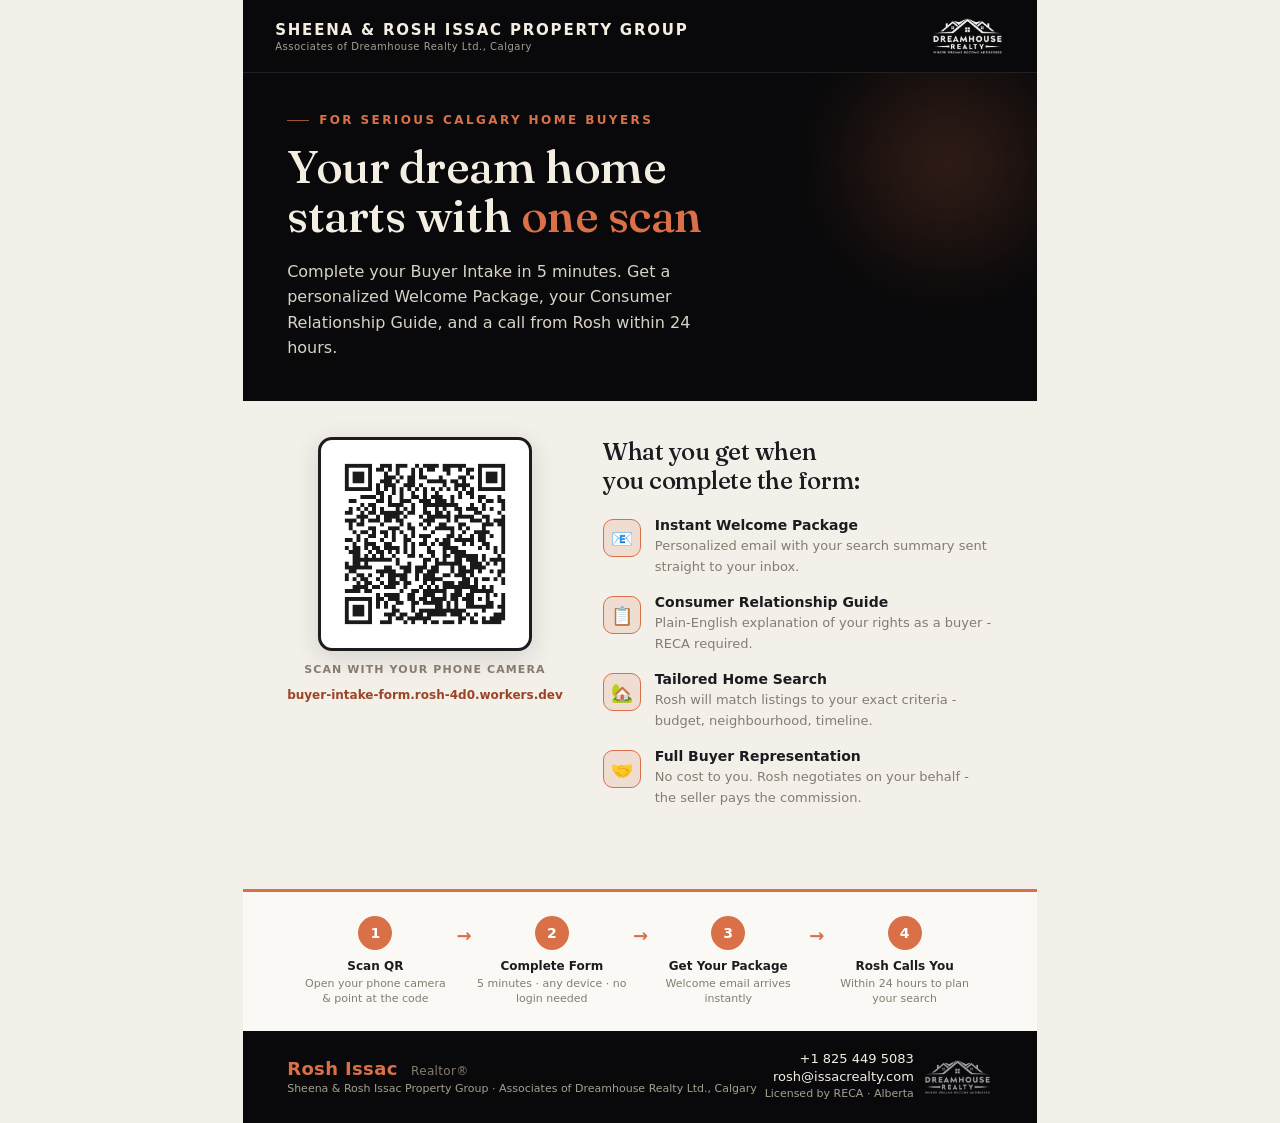
<file: open-house-poster.html>
<!DOCTYPE html>
<html lang="en">
<head>
  <meta charset="UTF-8">
  <title>Open House - Buyer Intake QR Poster</title>
  <style>
    /* Open House QR poster (A4 print) — The Issac House Style, terracotta #d97047 */
    @font-face{
      font-family:"Fraunces";
      src:url("assets/fraunces-latin-var.woff2") format("woff2");
      font-weight:400 600;font-style:normal;font-display:swap;
    }

    :root{
      --paper:#09090b; --ink:#f4eee2; --ink-soft:#d9d3c6; --muted:#a79f91;
      --ivory:#f3efe9; --ivory-card:#fbf9f5; --charcoal:#1c1b20; --muted-l:#857c6f;
      --accent:#d97047; --accent-soft:rgba(217,112,71,.14); --accent-ink:#9c4526;
      --gold:#c9a25e; --grad-gold:linear-gradient(120deg,#dcbf86,#c9a25e 50%,#b08438);
      --hair-l:rgba(28,27,32,.12);
      --sans:-apple-system,BlinkMacSystemFont,"Segoe UI",system-ui,Roboto,Helvetica,Arial,sans-serif;
      --serif:"Fraunces",Georgia,"Times New Roman",serif;
    }

    * { box-sizing: border-box; margin: 0; padding: 0; }

    body {
      font-family: var(--sans);
      background: var(--ivory);
      width: 210mm;        /* A4 */
      min-height: 297mm;
      margin: 0 auto;
      color: var(--charcoal);
      -webkit-font-smoothing:antialiased;
    }

    .page { width:210mm; min-height:297mm; display:flex; flex-direction:column; position:relative; overflow:hidden; }

    /* ---- Top brand bar (dark) ---- */
    .top-bar {
      background: var(--paper);
      padding: 16px 32px;
      display: flex; align-items: center; justify-content: space-between;
      border-bottom: 1px solid rgba(244,238,226,.10);
    }
    .top-bar .brand-name { color: var(--ink); font-size:15px; font-weight:700; letter-spacing:.12em; text-transform:uppercase; }
    .top-bar .brand-sub { color: var(--muted); font-size:10px; margin-top:2px; letter-spacing:.05em; }
    .top-bar img { height:40px; width:auto; filter: brightness(0) invert(1); opacity:.95; }

    /* ---- Dark cinematic hero ---- */
    .hero { background: var(--paper); padding: 40px 44px 40px; position: relative; overflow: hidden; }
    .hero::after {
      content:''; position:absolute; right:-70px; top:-70px; width:320px; height:320px; border-radius:50%;
      background: radial-gradient(circle, var(--accent), transparent 65%); opacity:.20; filter:blur(20px);
    }
    .hero-eyebrow {
      position:relative; color: var(--accent); font-size:12px; font-weight:700;
      letter-spacing:.2em; text-transform:uppercase; margin-bottom:16px;
      display:flex; align-items:center; gap:10px;
    }
    .hero-eyebrow::before{ content:''; width:22px; height:1px; background:var(--accent); opacity:.7; }
    .hero h1 {
      position:relative; color: var(--ink); font-family: var(--serif); font-size:46px; font-weight:500;
      line-height:1.06; letter-spacing:-.01em; margin-bottom:18px;
    }
    .hero h1 span { color: var(--accent); }
    .hero p { position:relative; color: var(--ink-soft); font-size:16px; line-height:1.6; max-width:440px; }

    /* ---- Middle content (ivory) ---- */
    .content { flex:1; padding:36px 44px; display:flex; gap:40px; align-items:flex-start; background:var(--ivory); }

    .qr-block { flex-shrink:0; display:flex; flex-direction:column; align-items:center; gap:12px; }
    .qr-frame {
      border:3px solid var(--charcoal); border-radius:14px; padding:12px; background:#fff;
      box-shadow:0 6px 26px rgba(28,27,32,.14);
    }
    .qr-frame img { width:184px; height:184px; display:block; }
    .qr-label { font-size:11px; font-weight:700; color:var(--muted-l); letter-spacing:.1em; text-transform:uppercase; text-align:center; }
    .qr-url { font-size:12px; color:var(--accent-ink); font-weight:700; text-align:center; word-break:break-all; }

    .benefits { flex:1; }
    .benefits h2 {
      font-family:var(--serif); font-size:24px; font-weight:500; letter-spacing:-.01em;
      color:var(--charcoal); margin-bottom:22px; line-height:1.22;
    }
    .benefit-item { display:flex; align-items:flex-start; gap:14px; margin-bottom:18px; }
    .benefit-icon {
      width:38px; height:38px; background:var(--accent-soft); border:1px solid var(--accent);
      border-radius:10px; display:flex; align-items:center; justify-content:center; font-size:18px;
      flex-shrink:0; margin-top:2px;
    }
    .benefit-text strong { display:block; font-size:14px; font-weight:700; color:var(--charcoal); margin-bottom:2px; }
    .benefit-text span { font-size:13px; color:var(--muted-l); line-height:1.5; }

    /* ---- Steps strip (warm ivory) ---- */
    .steps {
      background:var(--ivory-card); border-top:3px solid var(--accent);
      padding:24px 44px; display:flex; gap:0; align-items:flex-start;
    }
    .step { flex:1; display:flex; flex-direction:column; align-items:center; text-align:center; position:relative; padding:0 12px; }
    .step:not(:last-child)::after {
      content:'\2192'; position:absolute; right:-8px; top:9px; color:var(--accent); font-size:18px; font-weight:700;
    }
    .step-num {
      width:34px; height:34px; background:var(--accent); color:#fff; border-radius:50%;
      font-size:14px; font-weight:800; display:flex; align-items:center; justify-content:center; margin-bottom:9px;
    }
    .step strong { font-size:12px; font-weight:700; color:var(--charcoal); display:block; margin-bottom:3px; }
    .step span { font-size:11px; color:var(--muted-l); line-height:1.4; }

    /* ---- Agent footer (dark band) ---- */
    .agent-footer { background:var(--paper); padding:20px 44px; display:flex; align-items:center; justify-content:space-between; }
    .agent-info .agent-name { color:var(--accent); font-size:18px; font-weight:800; letter-spacing:.02em; }
    .agent-info .agent-title { color:var(--muted); font-size:11px; margin-top:3px; }
    .agent-contact { text-align:right; }
    .agent-contact a, .agent-contact span { display:block; color:var(--ink); font-size:13px; text-decoration:none; margin-bottom:3px; }
    .agent-contact span { color:var(--muted); font-size:11px; }
    .dh-logo { height:38px; width:auto; }

    @media print { body { width:210mm; } .page { page-break-after: always; } }
  </style>
</head>
<body>
<div class="page">

  <!-- Top brand bar -->
  <div class="top-bar">
    <div>
      <div class="brand-name">Sheena &amp; Rosh Issac Property Group</div>
      <div class="brand-sub">Associates of Dreamhouse Realty Ltd., Calgary</div>
    </div>
    <img src="icons/dreamhouse-logo.png" alt="Dreamhouse Realty" onerror="this.style.display='none'">
  </div>

  <!-- Hero -->
  <div class="hero">
    <div class="hero-eyebrow">For Serious Calgary Home Buyers</div>
    <h1>Your dream home<br>starts with <span>one scan</span></h1>
    <p>
      Complete your Buyer Intake in 5 minutes. Get a personalized Welcome Package,
      your Consumer Relationship Guide, and a call from Rosh within 24 hours.
    </p>
  </div>

  <!-- Main content: QR + Benefits -->
  <div class="content">

    <!-- QR Code -->
    <div class="qr-block">
      <div class="qr-frame">
        <img src="assets/qr-buyer-intake.png" alt="QR Code">
      </div>
      <div class="qr-label">Scan with your phone camera</div>
      <div class="qr-url">buyer-intake-form.rosh-4d0.workers.dev</div>
    </div>

    <!-- Benefits -->
    <div class="benefits">
      <h2>What you get when<br>you complete the form:</h2>

      <div class="benefit-item">
        <div class="benefit-icon">📧</div>
        <div class="benefit-text">
          <strong>Instant Welcome Package</strong>
          <span>Personalized email with your search summary sent straight to your inbox.</span>
        </div>
      </div>

      <div class="benefit-item">
        <div class="benefit-icon">📋</div>
        <div class="benefit-text">
          <strong>Consumer Relationship Guide</strong>
          <span>Plain-English explanation of your rights as a buyer - RECA required.</span>
        </div>
      </div>

      <div class="benefit-item">
        <div class="benefit-icon">🏡</div>
        <div class="benefit-text">
          <strong>Tailored Home Search</strong>
          <span>Rosh will match listings to your exact criteria - budget, neighbourhood, timeline.</span>
        </div>
      </div>

      <div class="benefit-item">
        <div class="benefit-icon">🤝</div>
        <div class="benefit-text">
          <strong>Full Buyer Representation</strong>
          <span>No cost to you. Rosh negotiates on your behalf - the seller pays the commission.</span>
        </div>
      </div>
    </div>

  </div>

  <!-- How it works steps -->
  <div class="steps">
    <div class="step">
      <div class="step-num">1</div>
      <strong>Scan QR</strong>
      <span>Open your phone camera &amp; point at the code</span>
    </div>
    <div class="step">
      <div class="step-num">2</div>
      <strong>Complete Form</strong>
      <span>5 minutes · any device · no login needed</span>
    </div>
    <div class="step">
      <div class="step-num">3</div>
      <strong>Get Your Package</strong>
      <span>Welcome email arrives instantly</span>
    </div>
    <div class="step">
      <div class="step-num">4</div>
      <strong>Rosh Calls You</strong>
      <span>Within 24 hours to plan your search</span>
    </div>
  </div>

  <!-- Agent footer -->
  <div class="agent-footer">
    <div class="agent-info">
      <div class="agent-name">Rosh Issac &nbsp;<span style="color:var(--muted-l);font-size:12px;font-weight:400;">Realtor®</span></div>
      <div class="agent-title">Sheena &amp; Rosh Issac Property Group · Associates of Dreamhouse Realty Ltd., Calgary</div>
    </div>
    <div class="agent-contact">
      <a href="tel:+18254495083">+1 825 449 5083</a>
      <a href="mailto:rosh@issacrealty.com">rosh@issacrealty.com</a>
      <span>Licensed by RECA · Alberta</span>
    </div>
    <img src="icons/dreamhouse-logo.png" alt="Dreamhouse Realty" class="dh-logo"
         style="filter:brightness(0) invert(1); opacity:0.6;" onerror="this.style.display='none'">
  </div>

</div>

</body>
</html>
</file>
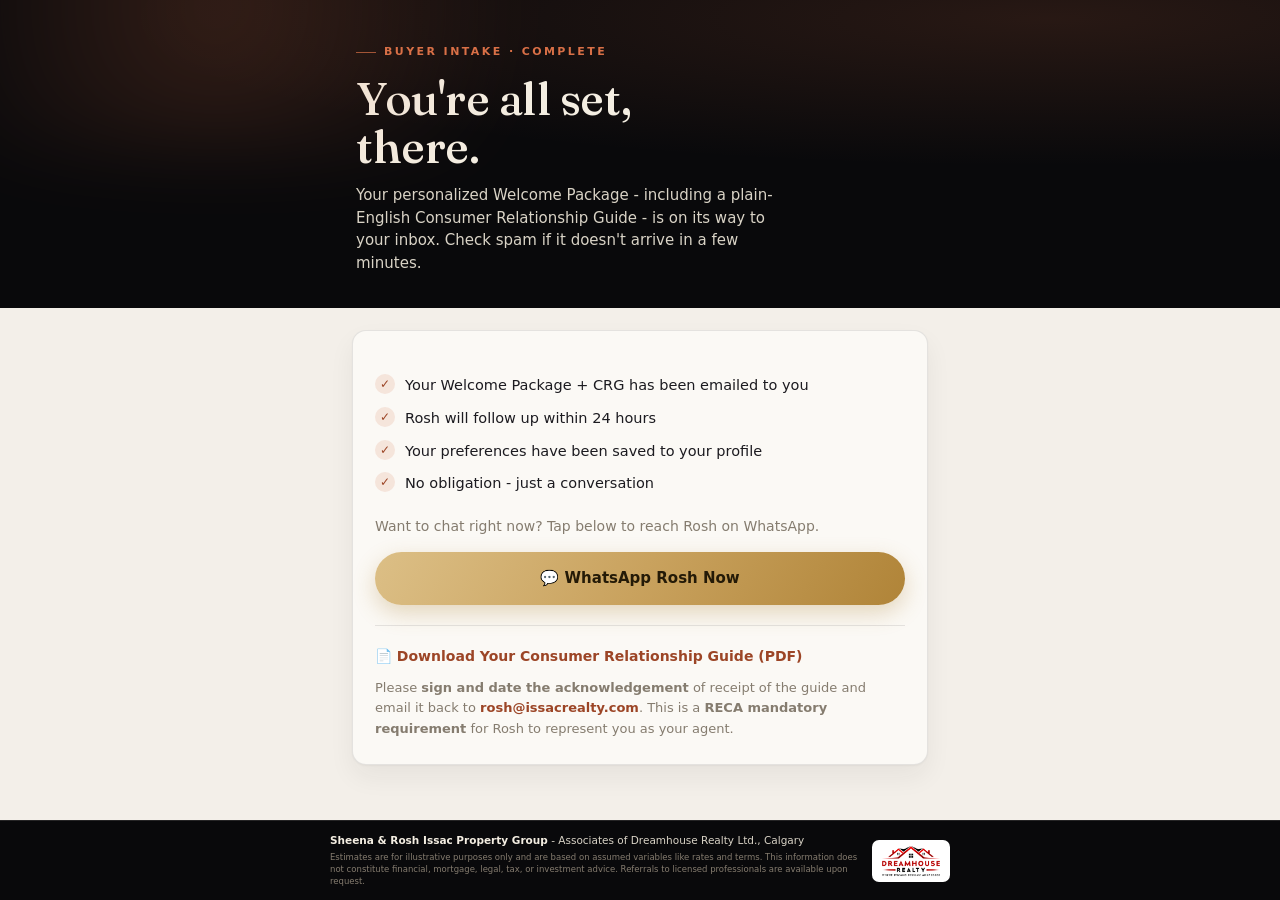
<file: thank-you.html>
<!DOCTYPE html>
<html lang="en">
<head>
  <meta charset="UTF-8">
  <meta name="viewport" content="width=device-width, initial-scale=1.0, viewport-fit=cover">
  <title>You're All Set - Sheena &amp; Rosh Issac Property Group, Associates of Dreamhouse Realty Ltd.</title>
  <meta name="robots" content="noindex">

  <!-- Open Graph -->
  <meta property="og:title"       content="Welcome to Your Calgary Home Search - Sheena &amp; Rosh Issac Property Group, Associates of Dreamhouse Realty Ltd.">
  <meta property="og:description" content="Your Buyer Intake is complete. Rosh will be in touch within 24 hours.">
  <meta property="og:image"        content="https://buyer-intake-form.rosh-4d0.workers.dev/icons/og-image.png?v=2">
  <meta property="og:image:width"  content="1200">
  <meta property="og:image:height" content="630">
  <meta property="og:image:type"   content="image/png">
  <meta property="og:url"          content="https://buyer-intake-form.rosh-4d0.workers.dev">

  <!-- PWA -->
  <link rel="manifest" href="manifest.json">
  <meta name="theme-color" content="#09090b">
  <meta name="apple-mobile-web-app-capable" content="yes">
  <meta name="apple-mobile-web-app-status-bar-style" content="black">
  <meta name="apple-mobile-web-app-title" content="Buyer Intake">
  <link rel="apple-touch-icon" href="icons/icon-192.png">

  <style>
  /* Thank-you page — The Issac House Style (terracotta #d97047) */
  @font-face{
    font-family:"Fraunces";
    src:url("assets/fraunces-latin-var.woff2") format("woff2");
    font-weight:400 600;font-style:normal;font-display:swap;
  }
  :root{
    --c-paper:#09090b; --c-ink:#f4eee2; --c-ink-soft:#d9d3c6;
    --c-ivory:#f3efe9; --c-ivory-card:#fbf9f5; --c-charcoal:#1c1b20;
    --c-muted-l:#857c6f; --c-hair-d:rgba(244,238,226,.12); --c-hair-l:rgba(28,27,32,.10);
    --app-accent:#d97047; --app-accent-soft:rgba(217,112,71,.15); --app-accent-ink:#9c4526;
    --grad-gold:linear-gradient(120deg,#dcbf86,#c9a25e 50%,#b08438);
    --radius-md:14px; --radius-sm:11px;
    --sans:-apple-system,BlinkMacSystemFont,"Segoe UI",system-ui,Roboto,Helvetica,Arial,sans-serif;
    --serif:"Fraunces",Georgia,"Times New Roman",serif;
    --ease:cubic-bezier(.22,.61,.36,1); --max-w:620px;
  }
  *,*::before,*::after{box-sizing:border-box;margin:0;padding:0}
  body{font-family:var(--sans);background:var(--c-ivory);color:var(--c-charcoal);
    line-height:1.5;-webkit-font-smoothing:antialiased;min-height:100dvh;display:flex;flex-direction:column}
  a{color:inherit;text-decoration:none}
  img{display:block;max-width:100%}
  @media(prefers-reduced-motion:reduce){*{animation:none!important}}

  .hero{position:relative;background:var(--c-paper);color:var(--c-ink);overflow:hidden}
  .hero::before{content:"";position:absolute;inset:0;
    background:radial-gradient(120% 80% at 82% 6%,var(--app-accent-soft),transparent 60%);pointer-events:none}
  .hero::after{content:"";position:absolute;left:-18%;top:-45%;width:70%;height:95%;
    background:radial-gradient(circle,var(--app-accent),transparent 65%);opacity:.20;filter:blur(38px);pointer-events:none}
  .hero-inner{position:relative;max-width:var(--max-w);margin:0 auto;padding:44px 26px 34px;
    animation:rise .6s var(--ease) both}
  .eyebrow{font-size:11px;letter-spacing:.22em;text-transform:uppercase;font-weight:600;
    color:var(--app-accent);display:flex;align-items:center;gap:8px}
  .eyebrow::before{content:"";width:20px;height:1px;background:var(--app-accent);opacity:.7}
  .hero h1{font-family:var(--serif);font-weight:500;line-height:1.05;letter-spacing:-.01em;
    font-size:clamp(32px,8vw,46px);margin:14px 0 0}
  .hero-sub{color:var(--c-ink-soft);font-size:15px;margin-top:13px;max-width:46ch}

  .work{flex:1;width:100%;max-width:var(--max-w);margin:0 auto;padding:22px 22px 30px}
  .card{background:var(--c-ivory-card);border:1px solid var(--c-hair-l);border-radius:var(--radius-md);
    padding:24px 22px;box-shadow:0 1px 2px rgba(0,0,0,.04),0 12px 26px rgba(28,27,32,.06);
    animation:rise .6s var(--ease) both;animation-delay:.06s}
  .card p{font-size:14.5px;color:var(--c-charcoal);line-height:1.65}
  .card p.muted{color:var(--c-muted-l);font-size:14px}

  .highlights{list-style:none;margin:20px 0;padding:0;display:flex;flex-direction:column;gap:11px}
  .highlights li{position:relative;padding-left:30px;font-size:14.5px;color:var(--c-charcoal);line-height:1.5}
  .highlights li::before{content:"\2713";position:absolute;left:0;top:-1px;width:20px;height:20px;
    display:flex;align-items:center;justify-content:center;font-size:12px;font-weight:700;
    color:var(--app-accent-ink);background:var(--app-accent-soft);border-radius:50%}

  .btn-wa{display:flex;align-items:center;justify-content:center;gap:8px;margin-top:6px;
    background:var(--grad-gold);color:#241a07;font-weight:700;font-size:15px;border-radius:999px;
    padding:15px;box-shadow:0 8px 22px rgba(176,132,56,.30);transition:transform .12s var(--ease)}
  .btn-wa:active{transform:scale(.98)}

  .crg{margin-top:20px;padding-top:18px;border-top:1px solid var(--c-hair-l)}
  .crg a.dl{color:var(--app-accent-ink);font-size:14px;font-weight:700}
  .crg .note{font-size:13px;color:var(--c-muted-l);margin-top:10px;line-height:1.6}
  .crg .note a{color:var(--app-accent-ink);font-weight:600}

  .band{position:sticky;bottom:0;background:var(--c-paper);color:var(--c-ink-soft);
    padding:12px 22px calc(12px + env(safe-area-inset-bottom,0px));border-top:1px solid var(--c-hair-d);font-size:11px}
  .band-inner{max-width:var(--max-w);margin:0 auto;display:flex;align-items:center;gap:11px}
  .band .b-txt{line-height:1.35;flex:1;min-width:0}
  .band .b-team{display:block;font-size:10.5px;line-height:1.45}
  .band .b-fine{display:block;font-size:8.5px;color:var(--c-muted-l);margin-top:4px;line-height:1.4}
  .band .logo{flex-shrink:0;align-self:center;background:#fff;border-radius:7px;padding:4px 7px;
    display:flex;align-items:center;justify-content:center}
  .band .logo img{height:auto;width:auto;max-height:34px;max-width:96px}
  .band b{color:var(--c-ink);font-weight:600}

  @keyframes rise{from{opacity:0;transform:translateY(9px)}to{opacity:1;transform:none}}
  </style>
</head>
<body>

  <header class="hero">
    <div class="hero-inner">
      <div class="eyebrow">Buyer Intake · Complete</div>
      <h1>You're all set,<br><span id="client-name">there</span>.</h1>
      <p class="hero-sub">Your personalized Welcome Package - including a plain-English Consumer
        Relationship Guide - is on its way to your inbox. Check spam if it doesn't arrive in a few minutes.</p>
    </div>
  </header>

  <main class="work">
    <div class="card">
      <ul class="highlights">
        <li>Your Welcome Package + CRG has been emailed to you</li>
        <li>Rosh will follow up within 24 hours</li>
        <li>Your preferences have been saved to your profile</li>
        <li>No obligation - just a conversation</li>
      </ul>

      <p class="muted" style="margin-bottom:14px;">Want to chat right now? Tap below to reach Rosh on WhatsApp.</p>

      <a class="btn-wa"
         href="https://wa.me/18254495083?text=Hi%20Rosh%2C%20I%20just%20completed%20my%20Buyer%20Intake%20form%20and%20wanted%20to%20connect!"
         target="_blank" rel="noopener">
        &#128172; WhatsApp Rosh Now
      </a>

      <div class="crg">
        <a class="dl" href="assets/consumer-relationships-guide-brochure.pdf" target="_blank">
          &#128196; Download Your Consumer Relationship Guide (PDF)
        </a>
        <p class="note">
          Please <strong>sign and date the acknowledgement</strong> of receipt of the guide and email it back to
          <a href="mailto:rosh@issacrealty.com">rosh@issacrealty.com</a>.
          This is a <strong>RECA mandatory requirement</strong> for Rosh to represent you as your agent.
        </p>
      </div>
    </div>
  </main>

  <footer class="band">
    <div class="band-inner">
      <div class="b-txt">
        <span class="b-team"><b>Sheena &amp; Rosh Issac Property Group</b> - Associates of Dreamhouse Realty Ltd., Calgary</span>
        <span class="b-fine">Estimates are for illustrative purposes only and are based on assumed variables like rates and terms. This information does not constitute financial, mortgage, legal, tax, or investment advice. Referrals to licensed professionals are available upon request.</span>
      </div>
      <span class="logo"><img src="icons/dreamhouse-logo.png" alt="Dreamhouse Realty Ltd."></span>
    </div>
  </footer>

  <script>
    // Personalise with name from URL param
    const params = new URLSearchParams(window.location.search);
    const name = params.get('name');
    if (name) {
      document.getElementById('client-name').textContent = decodeURIComponent(name);
    }
  </script>

</body>
</html>
</file>
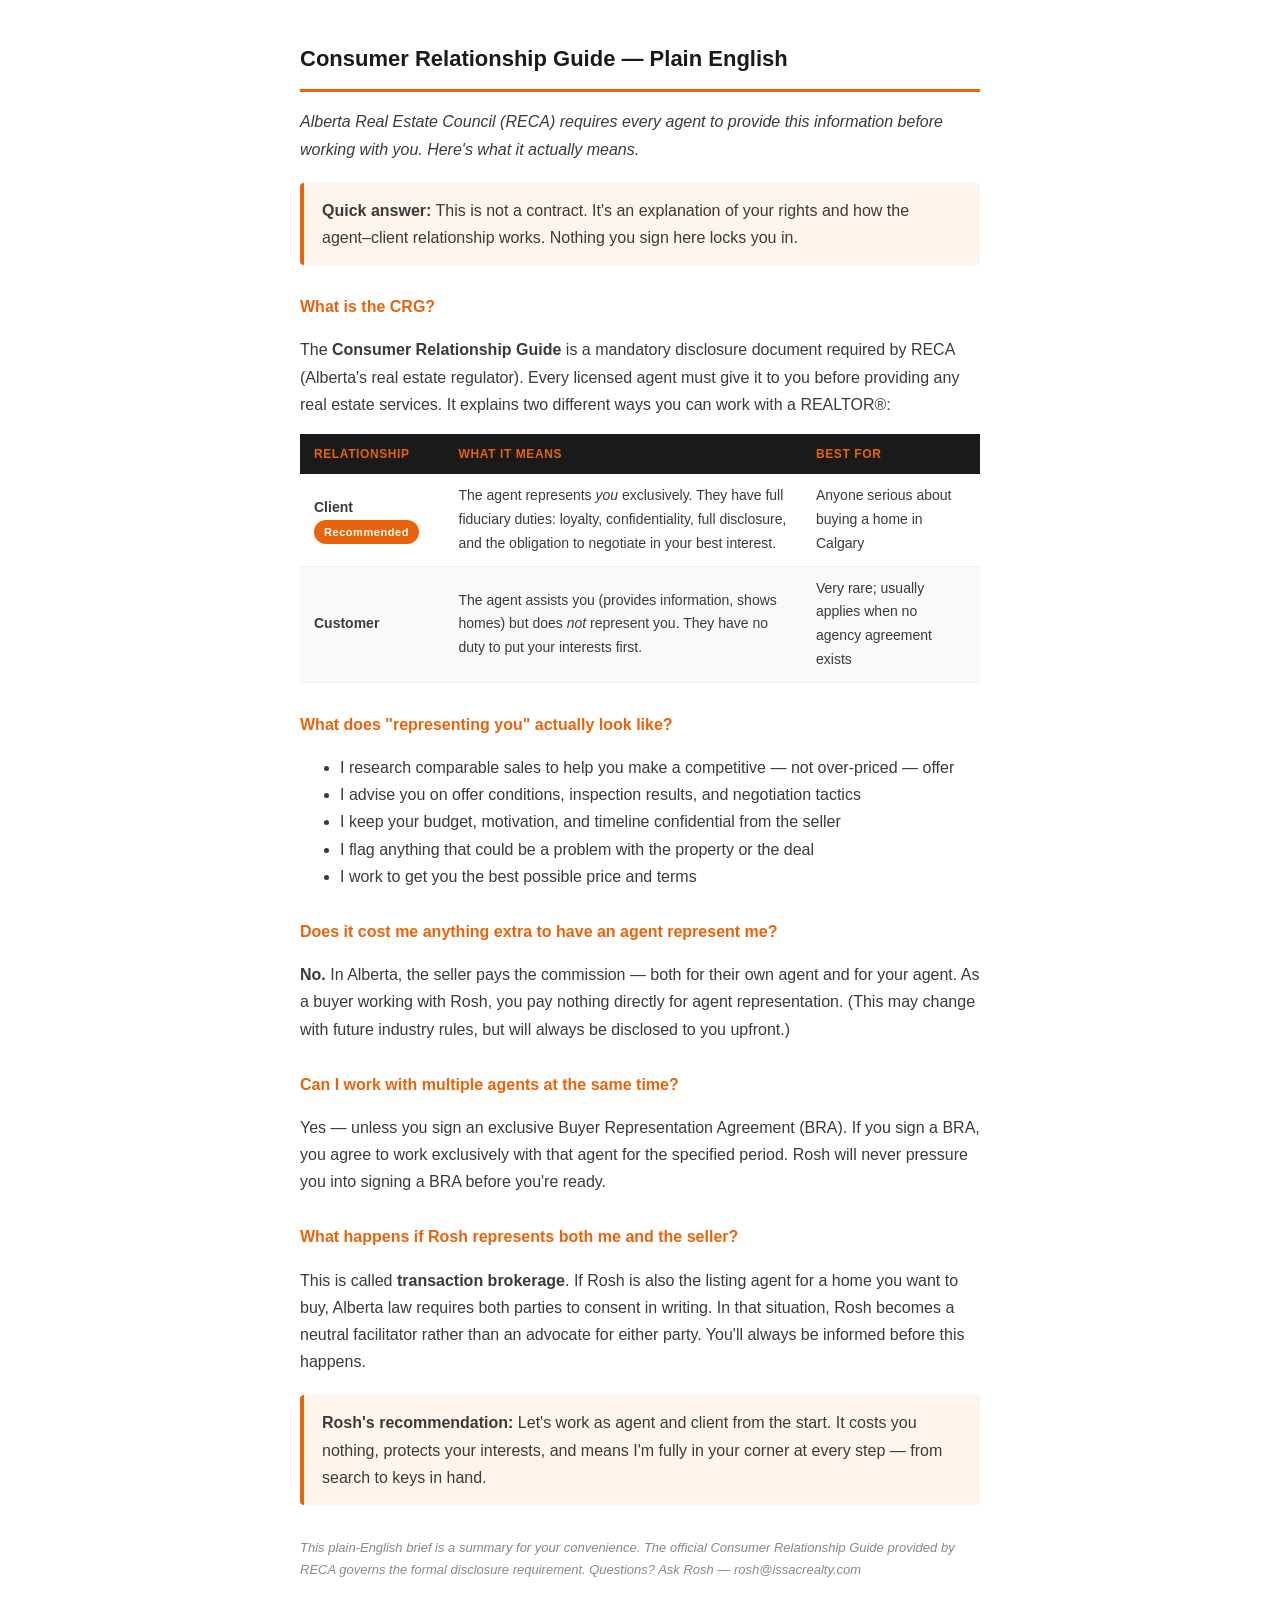
<file: assets/crg-brief.html>
<!DOCTYPE html>
<html lang="en">
<head>
  <meta charset="UTF-8">
  <title>Consumer Relationship Guide — Plain English Version</title>
  <style>
    body { font-family: 'Segoe UI', Arial, sans-serif; max-width: 680px; margin: 40px auto; padding: 0 24px; color: #3A3A3A; line-height: 1.7; }
    h1   { color: #1A1A1A; font-size: 22px; border-bottom: 3px solid #E8630A; padding-bottom: 12px; }
    h2   { color: #E8630A; font-size: 16px; margin-top: 28px; }
    .highlight { background: #FFF4EC; border-left: 4px solid #E8630A; padding: 14px 18px; border-radius: 4px; margin: 20px 0; }
    table { width: 100%; border-collapse: collapse; margin: 16px 0; font-size: 14px; }
    th { background: #1A1A1A; color: #E8630A; text-align: left; padding: 10px 14px; font-size: 12px; text-transform: uppercase; letter-spacing: 0.05em; }
    td { padding: 10px 14px; border-bottom: 1px solid #F0F0F0; }
    tr:nth-child(even) td { background: #F9F9F9; }
    .badge { display: inline-block; background: #E8630A; color: #fff; font-size: 11px; font-weight: 700; padding: 3px 10px; border-radius: 12px; letter-spacing: 0.05em; }
  </style>
</head>
<body>

<h1>Consumer Relationship Guide — Plain English</h1>
<p><em>Alberta Real Estate Council (RECA) requires every agent to provide this information before working with you. Here's what it actually means.</em></p>

<div class="highlight">
  <strong>Quick answer:</strong> This is not a contract. It's an explanation of your rights and how the agent–client relationship works. Nothing you sign here locks you in.
</div>

<h2>What is the CRG?</h2>
<p>
  The <strong>Consumer Relationship Guide</strong> is a mandatory disclosure document required by RECA (Alberta's real estate regulator). Every licensed agent must give it to you before providing any real estate services. It explains two different ways you can work with a REALTOR®:
</p>

<table>
  <thead>
    <tr>
      <th>Relationship</th>
      <th>What it means</th>
      <th>Best for</th>
    </tr>
  </thead>
  <tbody>
    <tr>
      <td><strong>Client</strong> <span class="badge">Recommended</span></td>
      <td>The agent represents <em>you</em> exclusively. They have full fiduciary duties: loyalty, confidentiality, full disclosure, and the obligation to negotiate in your best interest.</td>
      <td>Anyone serious about buying a home in Calgary</td>
    </tr>
    <tr>
      <td><strong>Customer</strong></td>
      <td>The agent assists you (provides information, shows homes) but does <em>not</em> represent you. They have no duty to put your interests first.</td>
      <td>Very rare; usually applies when no agency agreement exists</td>
    </tr>
  </tbody>
</table>

<h2>What does "representing you" actually look like?</h2>
<ul>
  <li>I research comparable sales to help you make a competitive — not over-priced — offer</li>
  <li>I advise you on offer conditions, inspection results, and negotiation tactics</li>
  <li>I keep your budget, motivation, and timeline confidential from the seller</li>
  <li>I flag anything that could be a problem with the property or the deal</li>
  <li>I work to get you the best possible price and terms</li>
</ul>

<h2>Does it cost me anything extra to have an agent represent me?</h2>
<p>
  <strong>No.</strong> In Alberta, the seller pays the commission — both for their own agent and for your agent. As a buyer working with Rosh, you pay nothing directly for agent representation. (This may change with future industry rules, but will always be disclosed to you upfront.)
</p>

<h2>Can I work with multiple agents at the same time?</h2>
<p>
  Yes — unless you sign an exclusive Buyer Representation Agreement (BRA). If you sign a BRA, you agree to work exclusively with that agent for the specified period. Rosh will never pressure you into signing a BRA before you're ready.
</p>

<h2>What happens if Rosh represents both me and the seller?</h2>
<p>
  This is called <strong>transaction brokerage</strong>. If Rosh is also the listing agent for a home you want to buy, Alberta law requires both parties to consent in writing. In that situation, Rosh becomes a neutral facilitator rather than an advocate for either party. You'll always be informed before this happens.
</p>

<div class="highlight">
  <strong>Rosh's recommendation:</strong> Let's work as agent and client from the start. It costs you nothing, protects your interests, and means I'm fully in your corner at every step — from search to keys in hand.
</div>

<p style="font-size: 13px; color: #888; margin-top: 32px;">
  <em>This plain-English brief is a summary for your convenience. The official Consumer Relationship Guide provided by RECA governs the formal disclosure requirement. Questions? Ask Rosh — rosh@issacrealty.com</em>
</p>

</body>
</html>
</file>
